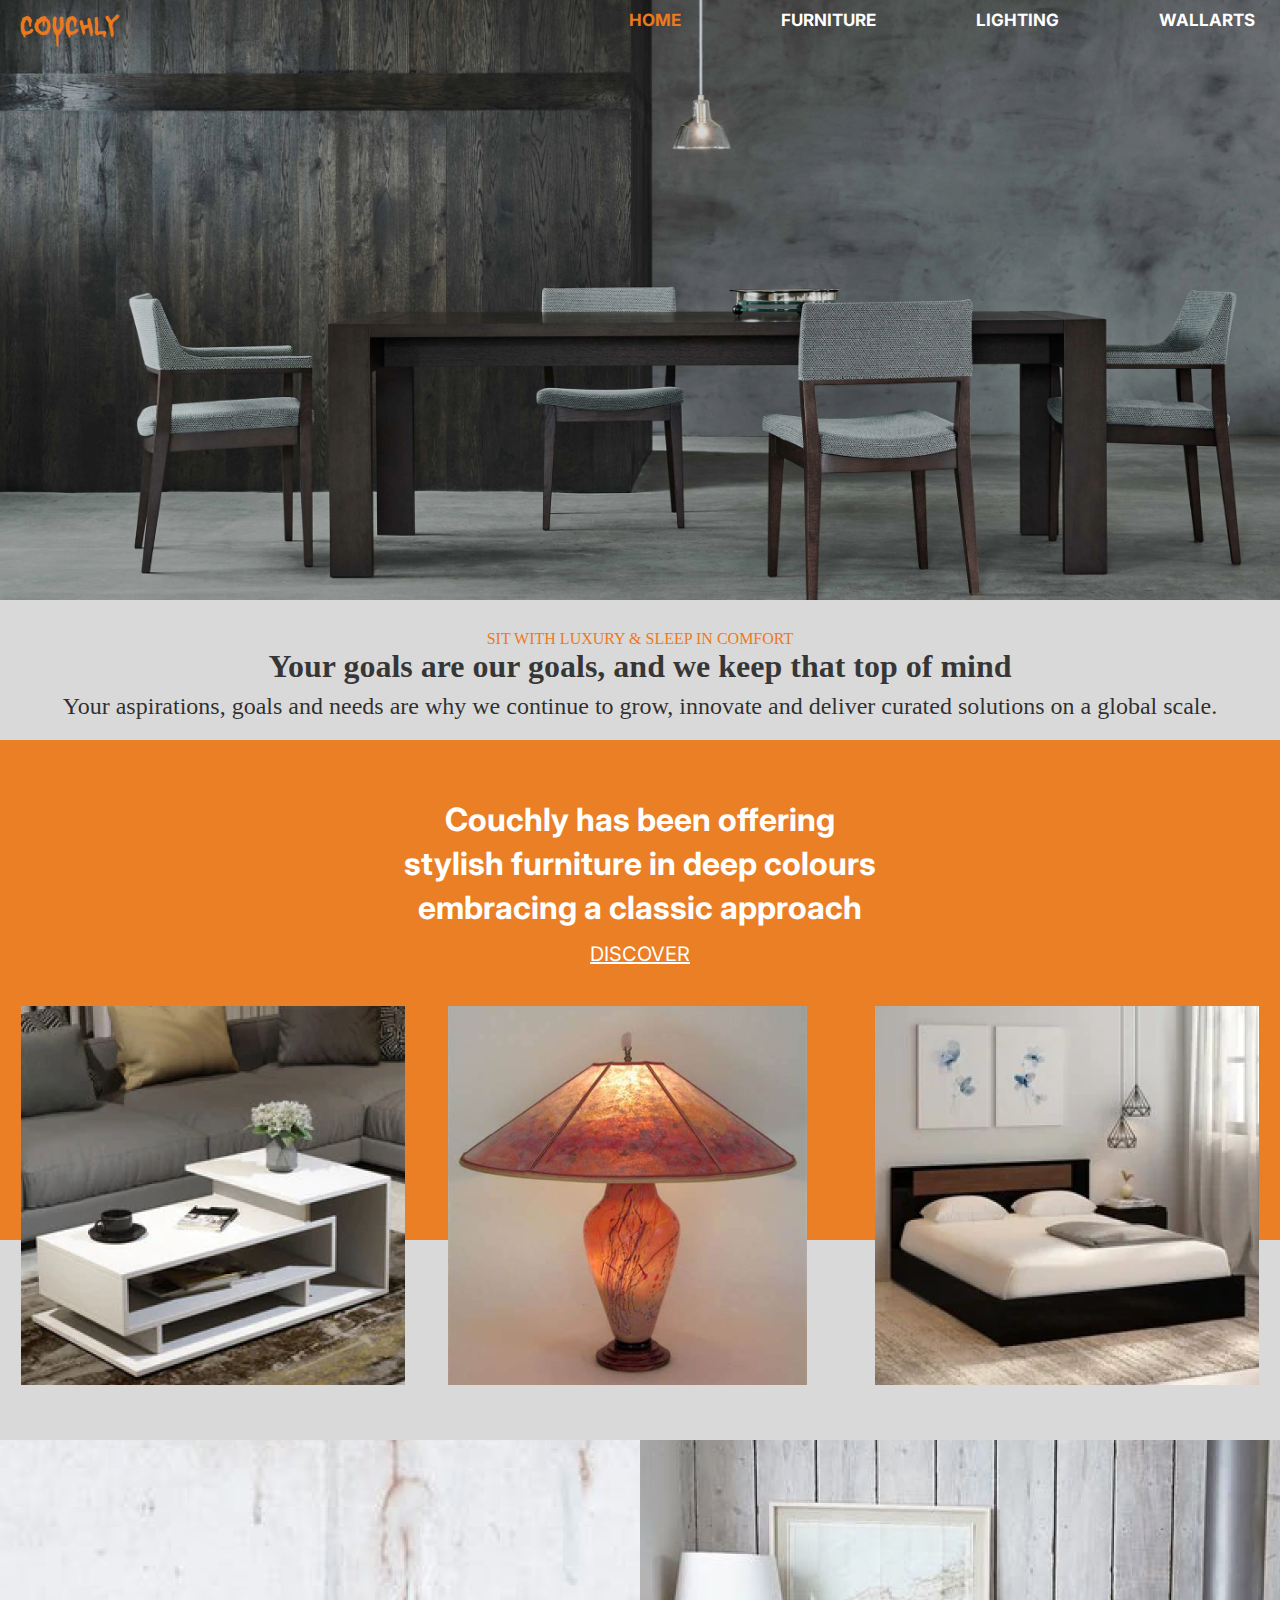
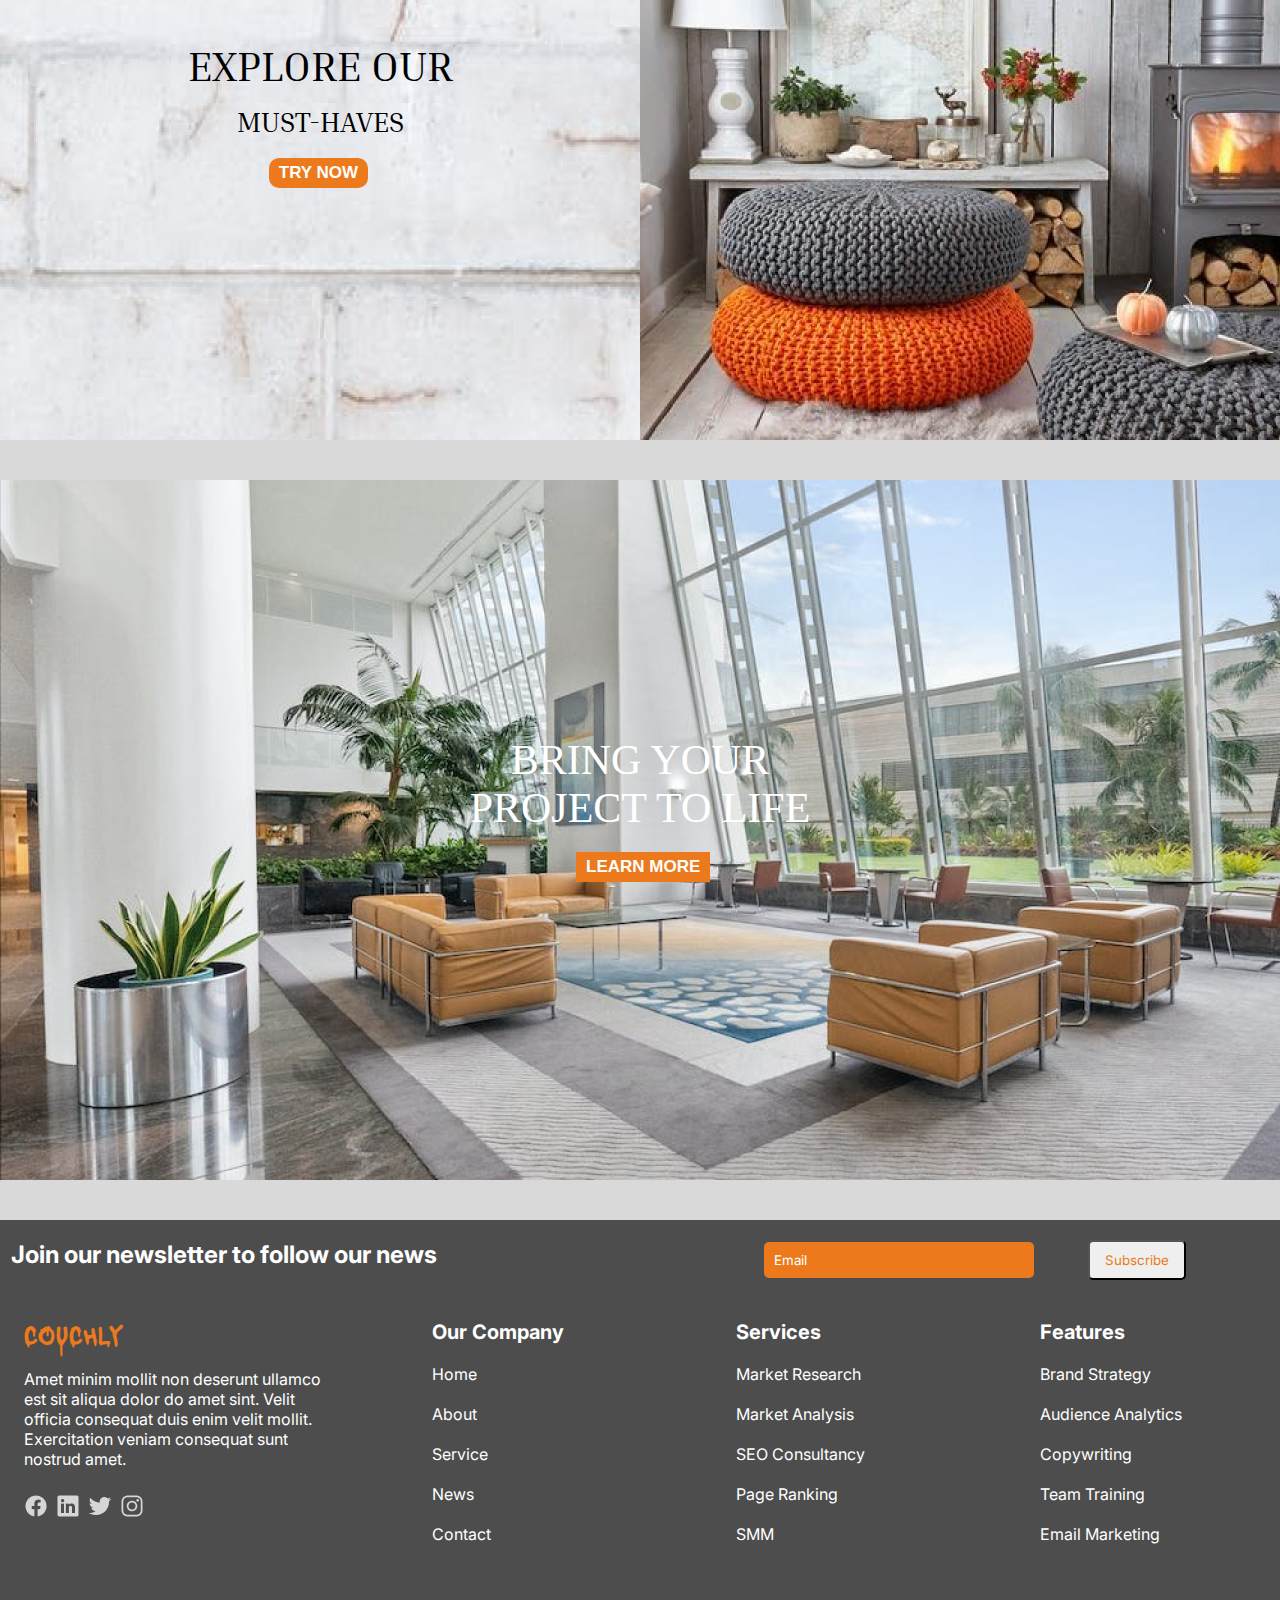
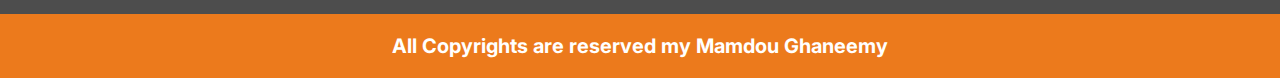
<file: index.html>
<!DOCTYPE html>
<html lang="en">
<head>
    <meta charset="UTF-8">
    <meta http-equiv="X-UA-Compatible" content="IE=edge">
    <meta name="viewport" content="width=device-width, initial-scale=1.0">
    <title>Document</title>
    <link rel="stylesheet" href="style.css">
</head>
<body>
    <header>
        <div class="mainheaderdivision">
            <div class="subheader1">
                <h2 class="headercouchly">COUCHLY</h2></div>
                <div class="subdivisionheader1">
                    <ul class="listdivision">
                        <li> <a href="index,html" class="highlights">HOME</a></li>
                        <li> <a href="furniture.html">FURNITURE</a></li>
                        <li> <a href="lighting.html">LIGHTING</a></li>
                        <li> <a href="wallarts.html">WALLARTS</a></li>
                        <li><img src="searchnormal1.png"> </li>
                        </ul>
                </div>
            </div>
    </header>


    <main>

        <section>
<div class="mainfirstdiv">
    <div class="subfirstdiv1">SIT WITH LUXURY & SLEEP IN COMFORT</div>
    <div class="subfirstdiv2">Your goals are our goals, and we keep that top of mind</div>
    <div class="subfirstdiv3">Your aspirations, goals and needs are why we continue to grow, innovate and deliver curated solutions on a global scale.</div>
</div></section>

<section>
<div class="mainseconddiv">
    <div class="text1">Couchly has been offering </div>
    <div class="text2">stylish furniture in deep colours</div>
    <div class="text3">embracing a classic approach</div>
    <div class="discover">DISCOVER</div>
    <div class="subseconddiv">
    <div class="subseconddiv1"></div>
    <div class="subseconddiv2"></div>
    <div class="subseconddiv3"></div></div>
</div>
</section>

<section>
    <div class="mainthirdsubdiv">
        <div class="subthirddiv">
            <div class="subthirddiv1">
                <div class="thirdtext1">EXPLORE OUR</div>
                <div class="thirdtext2">MUST-HAVES</div>
                <button class="trynow">TRY NOW</button>
            </div>
            <div class="subthirddiv2"></div>
        </div>
    </div>
</section>

<section>
    <div class="mainfoursubdiv">
        <div class="subdivfour">
            <div class="subdivfour1">
             <div class="fourthtext1">BRING YOUR<br>PROJECT TO LIFE</div>
             <button class="learnmore1">LEARN MORE</button>
            </div>
        </div>
    </div>
</section>




    </main>
    <footer>
        <div class="mainfooterone">
            <div class="subfooterone">
                <h3 class="joinour">Join our newsletter to follow our news</h3>
            </div>
            <div class="subfootertwo">
                <input type="text" placeholder="Email" class="email">
                <button class="subscripe">Subscribe</button>
            </div>
        </div>
        <div class="mainfootertwo">
            <div class="copysubfooterone">
                <h2 class="cou">COUCHLY</h2>
                <p class="amet">Amet minim mollit non deserunt ullamco est sit aliqua dolor do amet sint. Velit officia consequat duis enim velit mollit. Exercitation veniam consequat sunt nostrud amet.</p>
                <img src="Frame 14.png" alt="">
            </div>
            <div class="copysubfootertwo">
                <h5 class="headigs">Our Company</h5>
                <ul>
                    <li class="list">Home</li>
                    <li class="list">About</li>
                    <li class="list">Service</li>
                    <li class="list">News</li>
                    <li class="list">Contact</li>
                </ul>
            </div>
            <div class="copysubfooterthree">
                <h5 class="headigs">Services</h5>
                <ul>
                    <li class="list">Market Research</li>
                    <li class="list">Market Analysis</li>
                    <li class="list">SEO Consultancy</li>
                    <li class="list">Page Ranking</li>
                    <li class="list">SMM</li>
                </ul>
            </div>
            <div class="copysubfooterfour">
                <h5 class="headigs">Features</h5>
                <ul>
                    <li class="list">Brand  Strategy</li>
                    <li class="list">Audience Analytics</li>
                    <li class="list">Copywriting</li>
                    <li class="list">Team Training</li>
                    <li class="list">Email Marketing</li>
                </ul>

            </div>
        </div>
        <div class="copyright">
            <h1 class="allright">All Copyrights are reserved my Mamdou Ghaneemy</h1>
        </div>
    </footer>
</body>
</html>
</file>
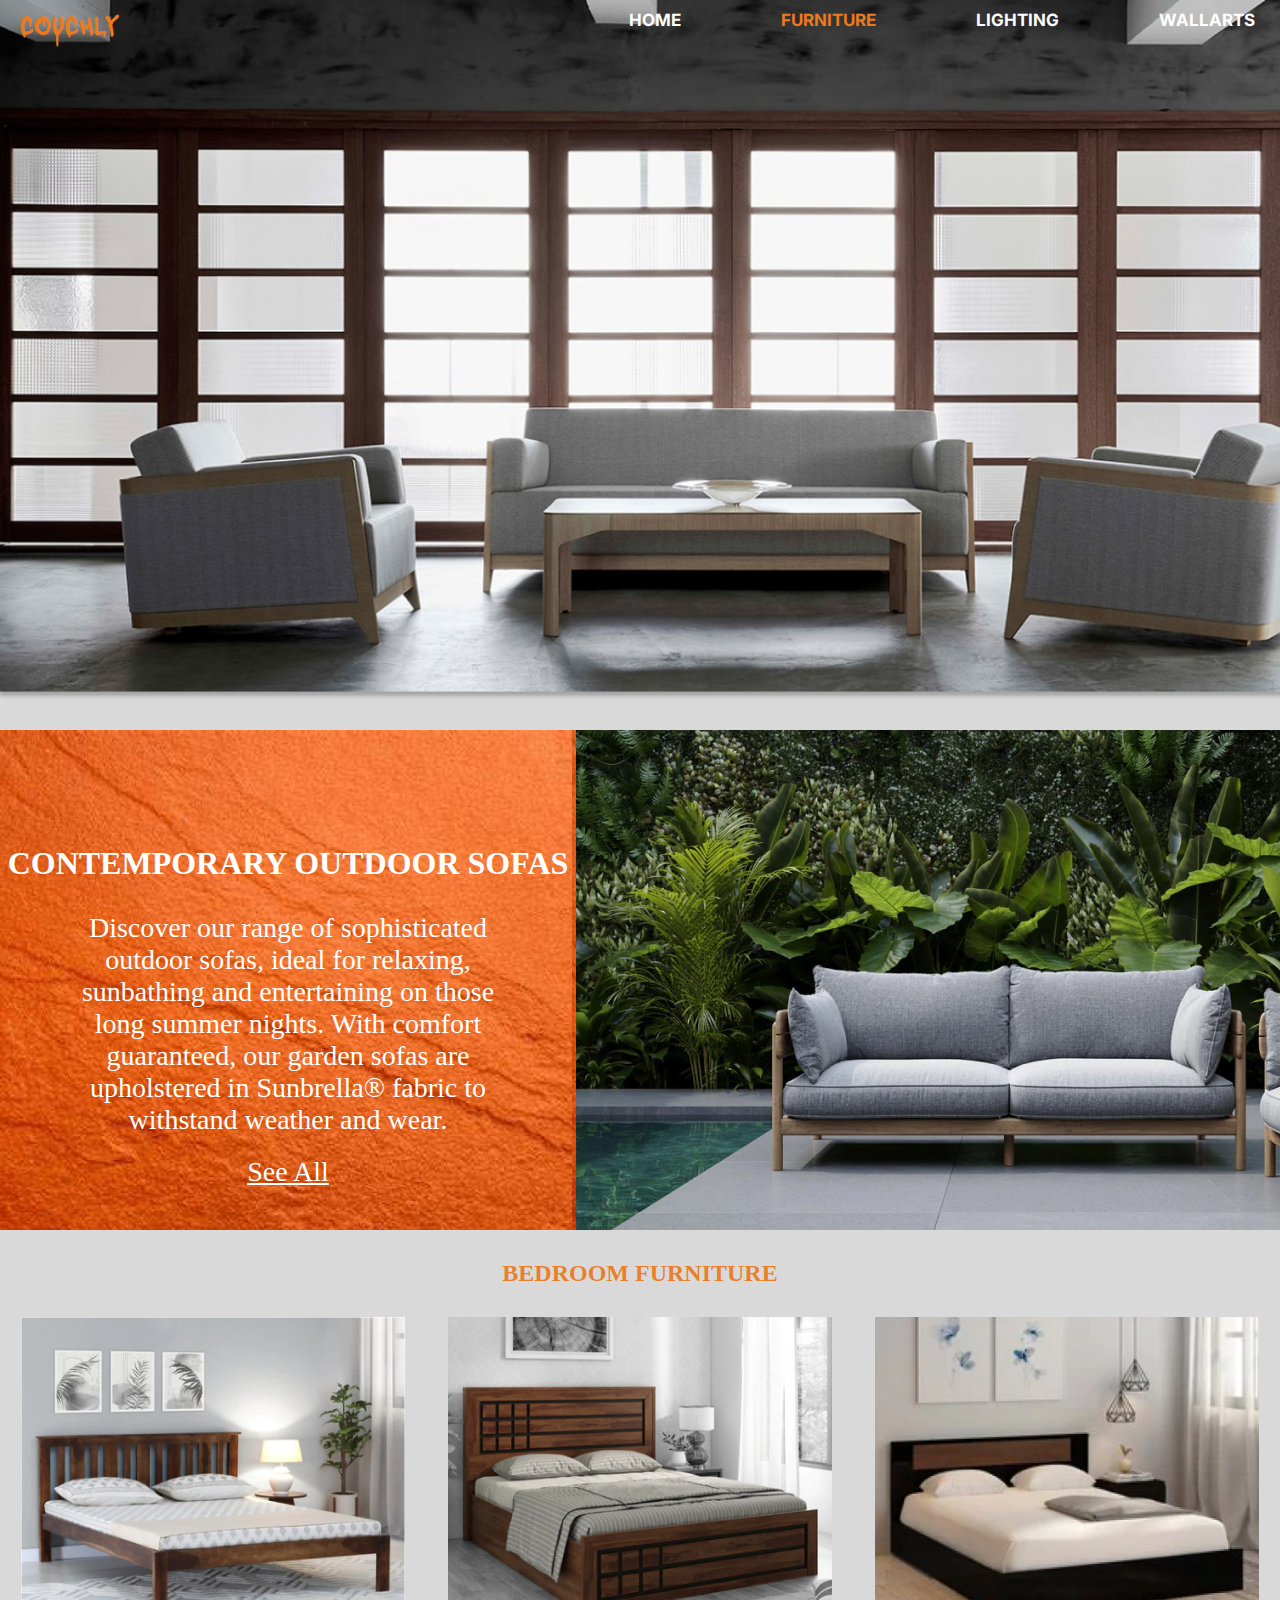
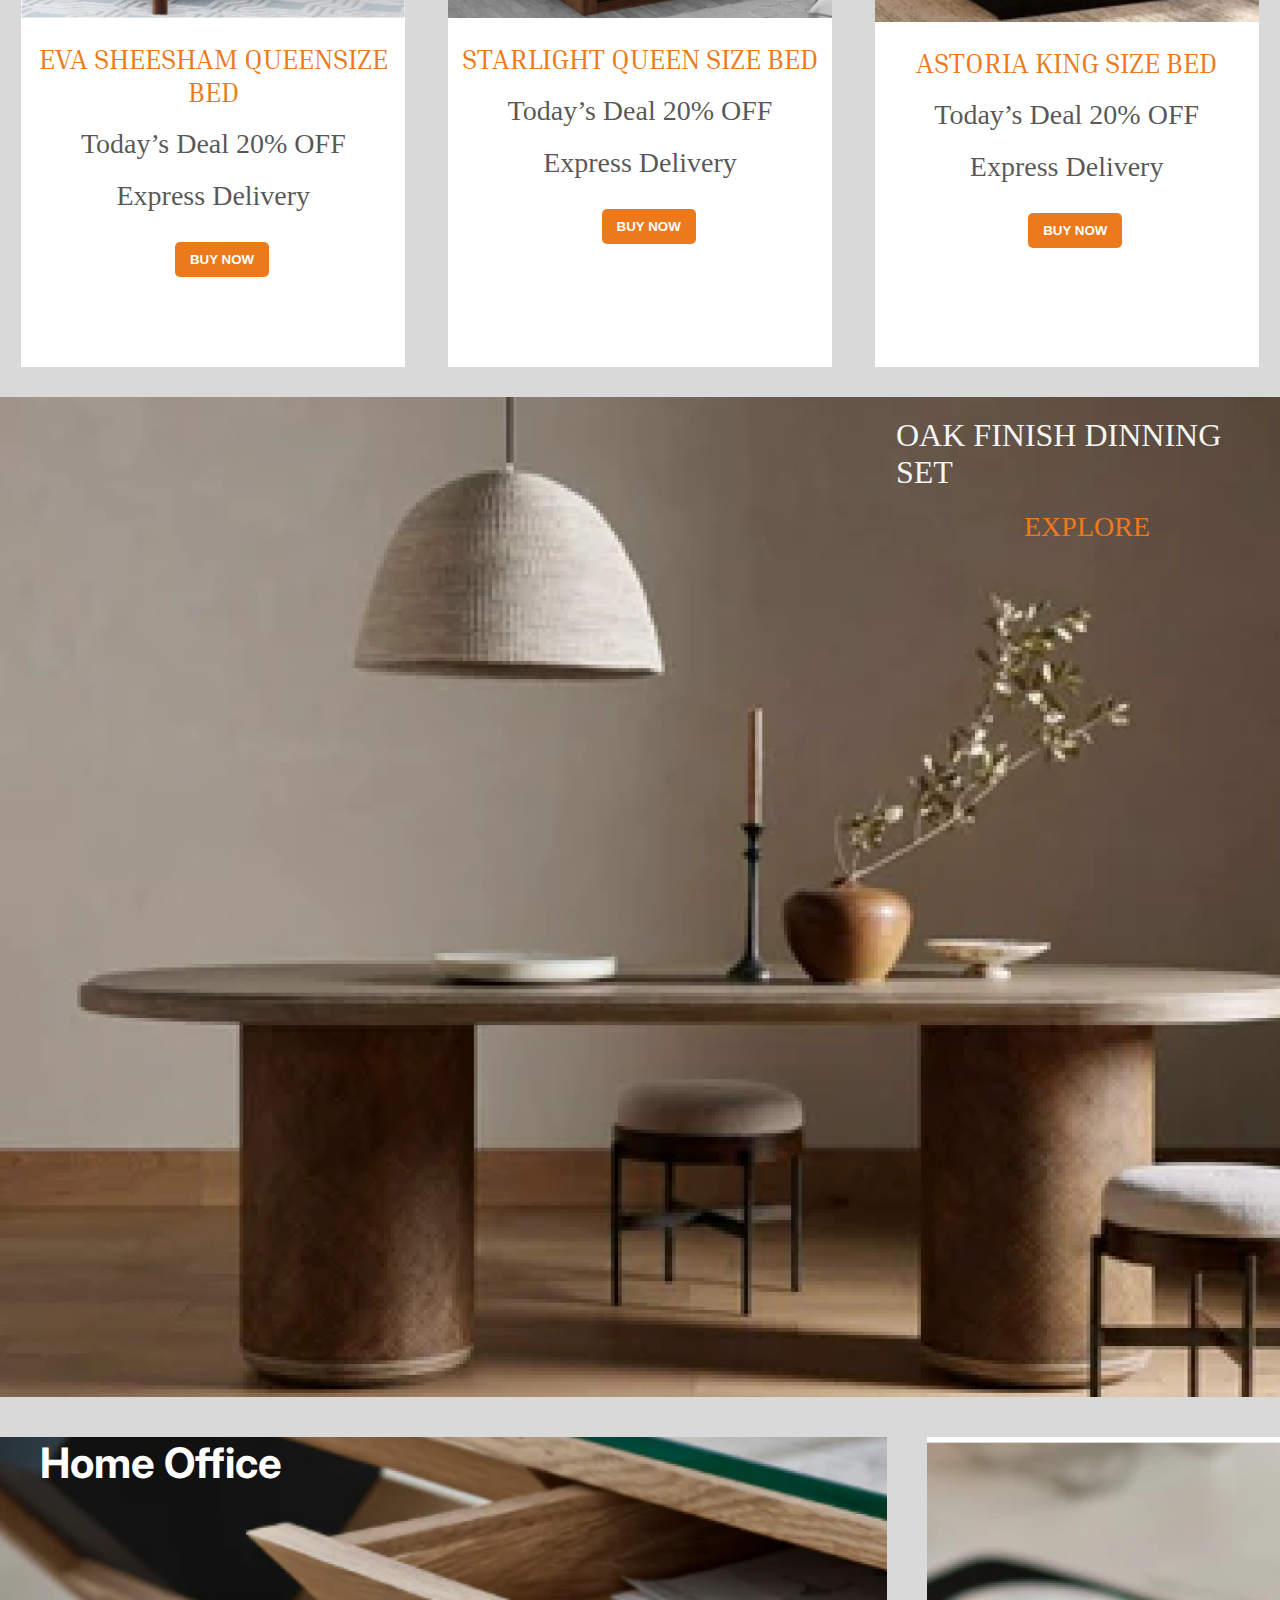
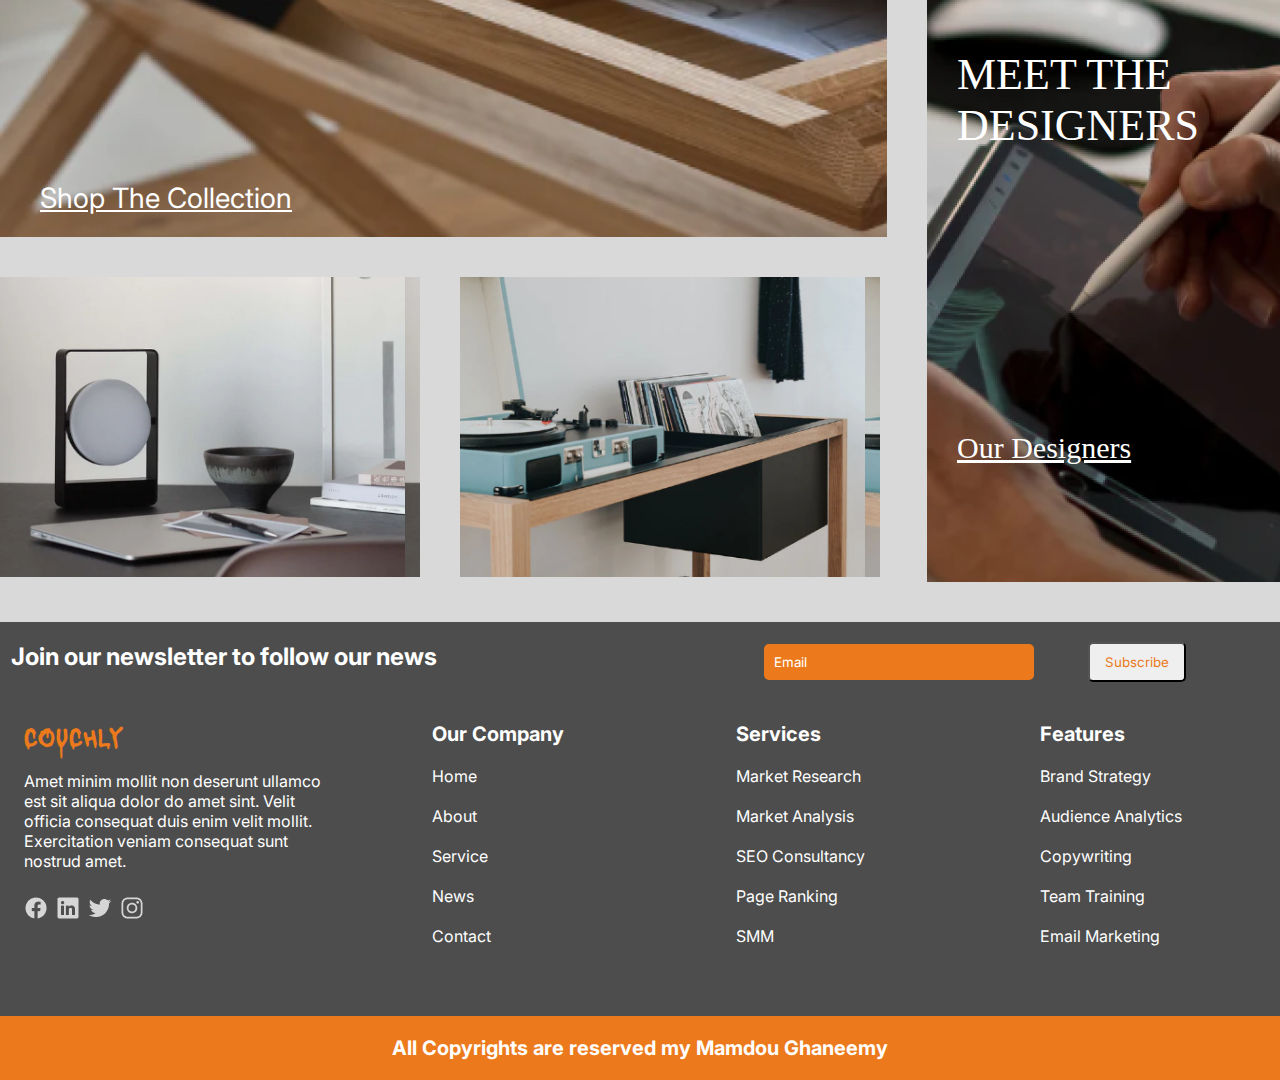
<file: furniture.html>
<!DOCTYPE html>
<html lang="en">
<head>
    <meta charset="UTF-8">
    <meta http-equiv="X-UA-Compatible" content="IE=edge">
    <meta name="viewport" content="width=device-width, initial-scale=1.0">
    <title>Document</title>
    <link rel="stylesheet" href="furniture.css">
</head>
<body>
    <header>
        <div class="mainheaderdivision">
            <div class="subheader1">
                <h2 class="headercouchly">COUCHLY</h2></div>
                <div class="subdivisionheader1">
                    <ul class="listdivision">
                        <li> <a href="index.html" >HOME</a></li>
                        <li> <a href="furniture.html" class="highlights">FURNITURE</a></li>
                        <li> <a href="lighting.html">LIGHTING</a></li>
                        <li> <a href="wallarts.html">WALLARTS</a></li>
                        <li><img src="searchnormal1.png"> </li>
                        </ul>
                </div>
            </div>
        
    </header>
    <main>
<section>
<div class="mainfirstdiv1">
    <div class="subfirst1">
        <div class="text1">CONTEMPORARY OUTDOOR SOFAS</div>
        <div class="text2">
            Discover our range of sophisticated <br>
            outdoor sofas, ideal for relaxing, <br>sunbathing and entertaining on those <br>long summer nights. With comfort<br> guaranteed, our garden sofas 
            are<br> upholstered in Sunbrella® fabric to<br> withstand weather and wear.</div>
        <div class="text3">See All</div>
    </div>
    <div class="subfirst2">
    </div>
</div>
</section>

<section>
    <h2 class="bedfurniture">BEDROOM FURNITURE</h2>
    <div class="mainseconddiv1">
<div class="subsecond1">
    <div class="image1"><img src="Rectangle 32.png" width="100%"> </div>
    <div class="sectext1">EVA SHEESHAM  QUEENSIZE BED</div>
    <div class="sectext2">Today’s Deal 20% OFF</div>
    <div class="sectext3">Express Delivery</div>
    <button class="buynow">BUY NOW</button>
</div>
<div class="subsecond2">
    <div class="image1"><img src="Rectangle 33.png" width="100%"> </div>
<div class="sectext1">STARLIGHT QUEEN SIZE BED</div>

    <div class="sectext2">Today’s Deal 20% OFF</div>
    <div class="sectext3">Express Delivery</div>
    <button class="buynow">BUY NOW</button></div>
<div class="subsecond3">
    <div class="image1"><img src="Rectangle 34.png" width="100%"> </div>
<div class="sectext1">ASTORIA KING SIZE BED</div>

    <div class="sectext2">Today’s Deal 20% OFF</div>
    <div class="sectext3">Express Delivery</div>
    <button class="buynow">BUY NOW</button></div>
    </div>
</section>

<section>
    <div class="mainthirddiv">
        <div class="subthird1">
            OAK FINISH DINNING SET
        </div>
        <div class="subthird2">
           EXPLORE
        </div>
    </div>
</section>
<section>
    <div class="flex">
    <div class="flex1">
    <div class="mainfourdiv">
        <div class="subfour1">
            <h3 class="home">Home Office</h3>
            <div class="shop">Shop The Collection</div> 
        </div></div>
        <div class="mainfourdiv1">
            <div class="subfour2"></div>
            <div class="subfour3"></div>
    </div></div>
       
    <div class="mainfourdiv2">
<div class="meet">MEET THE DESIGNERS</div>
<div class="ourdesigners">Our Designers</div>
    </div></div>
</section>

    </main>
    <footer>
        <div class="mainfooterone">
            <div class="subfooterone">
                <h3 class="joinour">Join our newsletter to follow our news</h3>
            </div>
            <div class="subfootertwo">
                <input type="text" placeholder="Email" class="email">
                <button class="subscripe">Subscribe</button>
            </div>
        </div>
        <div class="mainfootertwo">
            <div class="copysubfooterone">
                <h2 class="cou">COUCHLY</h2>
                <p class="amet">Amet minim mollit non deserunt ullamco est sit aliqua dolor do amet sint. Velit officia consequat duis enim velit mollit. Exercitation veniam consequat sunt nostrud amet.</p>
                <img src="Frame 14.png" alt="">
            </div>
            <div class="copysubfootertwo">
                <h5 class="headigs">Our Company</h5>
                <ul>
                    <li class="list">Home</li>
                    <li class="list">About</li>
                    <li class="list">Service</li>
                    <li class="list">News</li>
                    <li class="list">Contact</li>
                </ul>
            </div>
            <div class="copysubfooterthree">
                <h5 class="headigs">Services</h5>
                <ul>
                    <li class="list">Market Research</li>
                    <li class="list">Market Analysis</li>
                    <li class="list">SEO Consultancy</li>
                    <li class="list">Page Ranking</li>
                    <li class="list">SMM</li>
                </ul>
            </div>
            <div class="copysubfooterfour">
                <h5 class="headigs">Features</h5>
                <ul>
                    <li class="list">Brand  Strategy</li>
                    <li class="list">Audience Analytics</li>
                    <li class="list">Copywriting</li>
                    <li class="list">Team Training</li>
                    <li class="list">Email Marketing</li>
                </ul>

            </div>
        </div>
        <div class="copyright">
            <h1 class="allright">All Copyrights are reserved my Mamdou Ghaneemy</h1>
        </div>
    </footer>
</body>
</html>
</file>
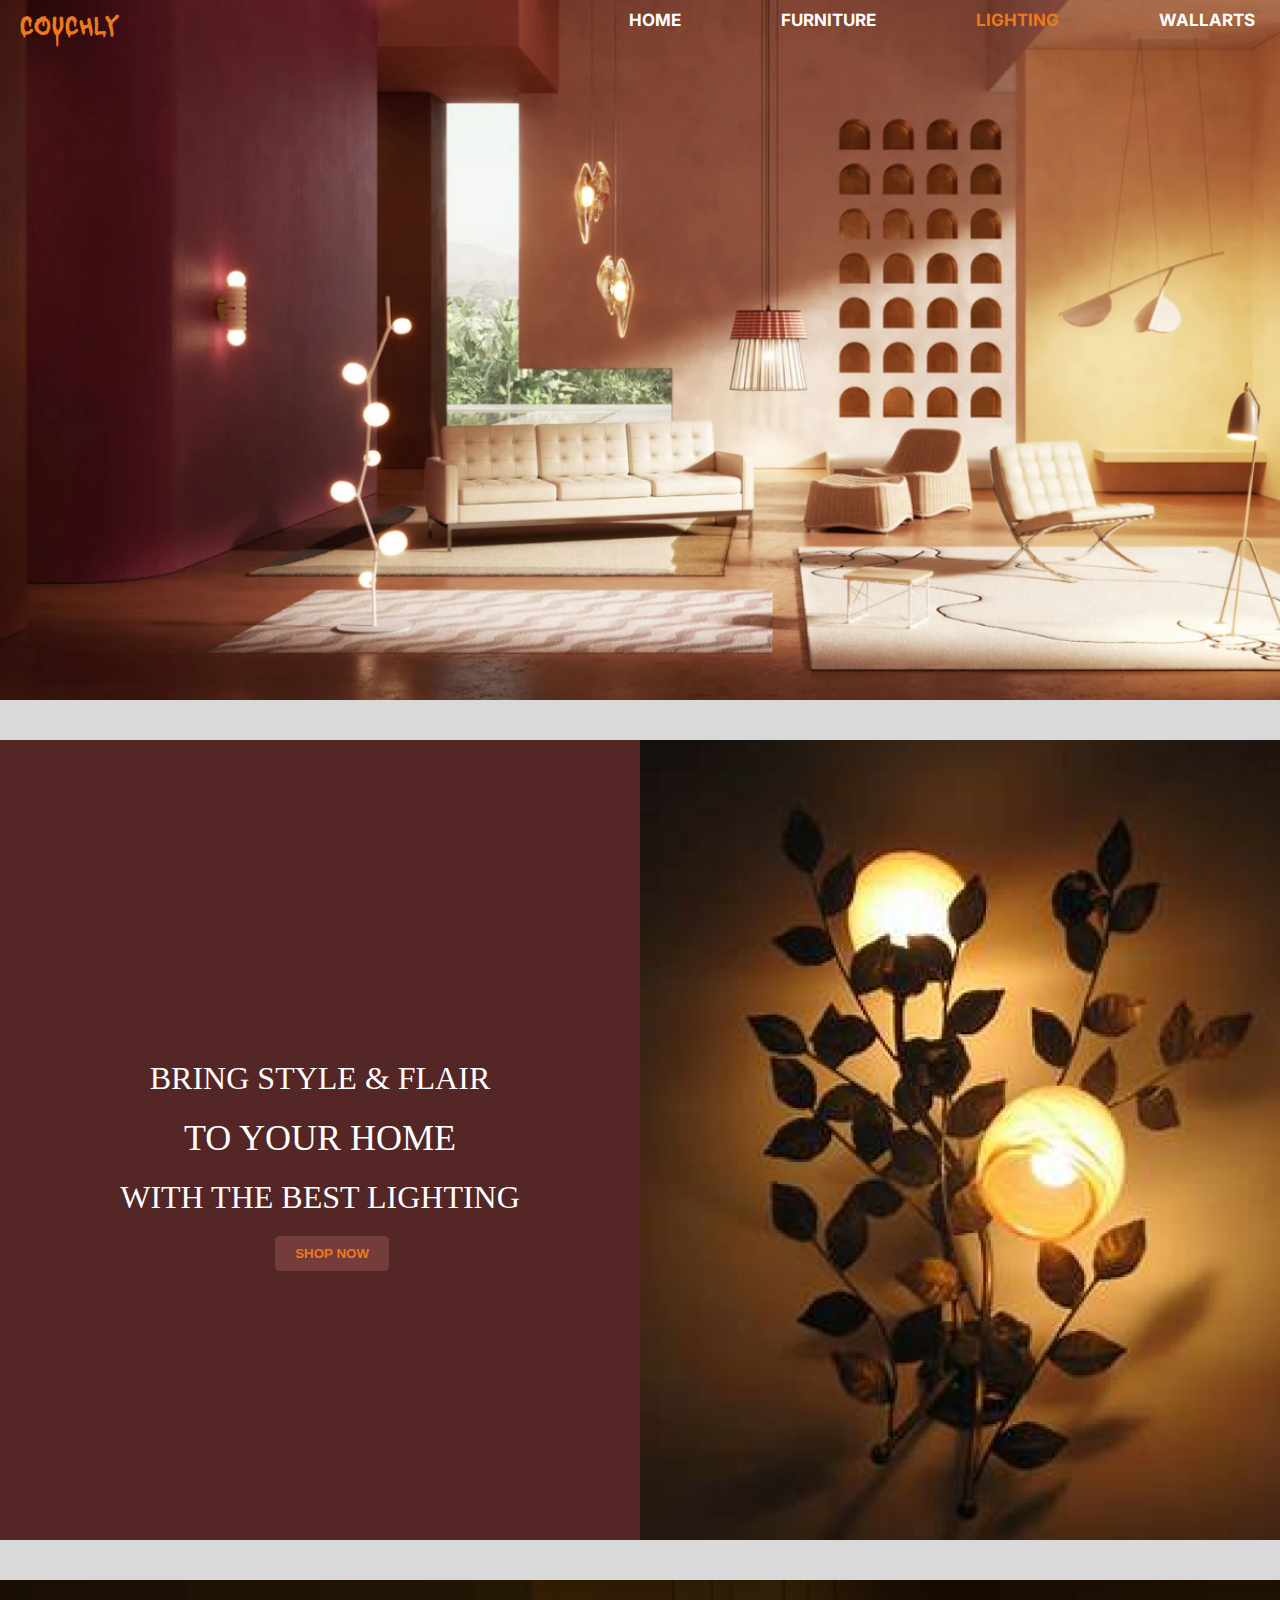
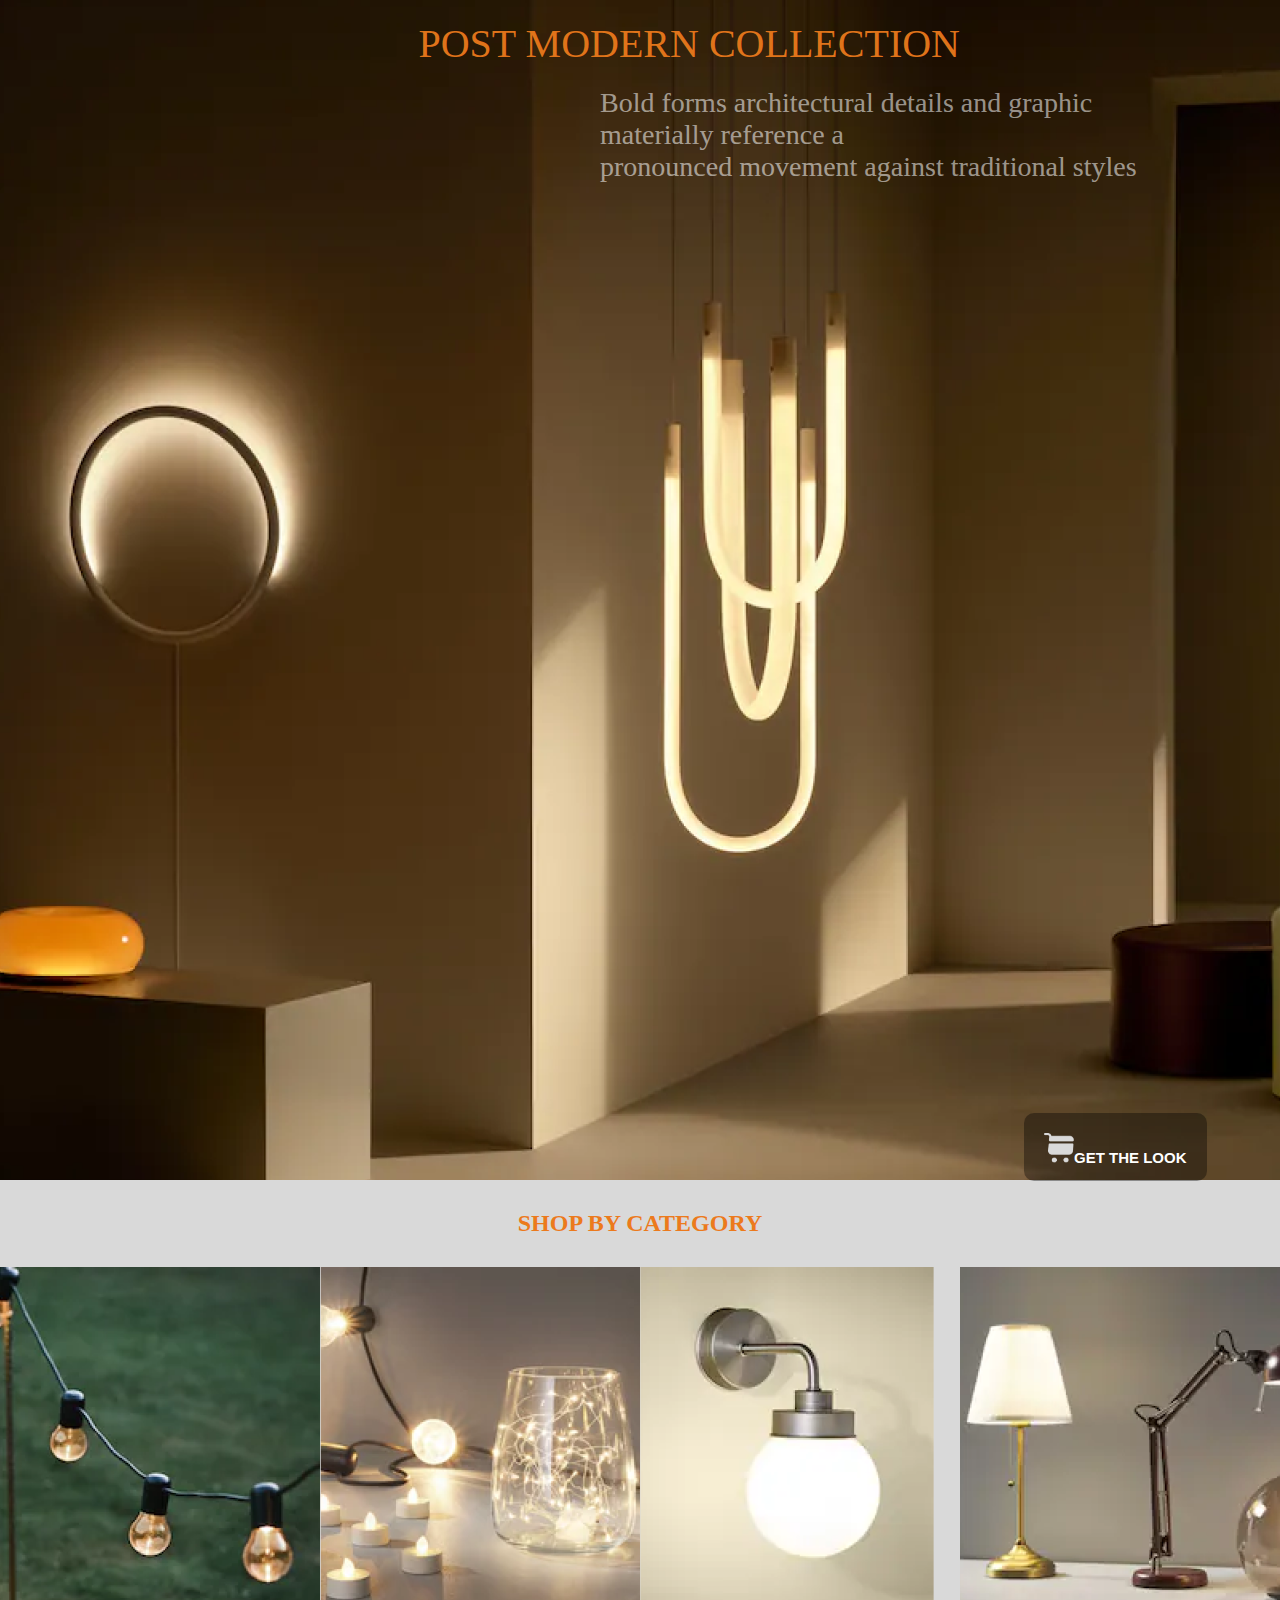
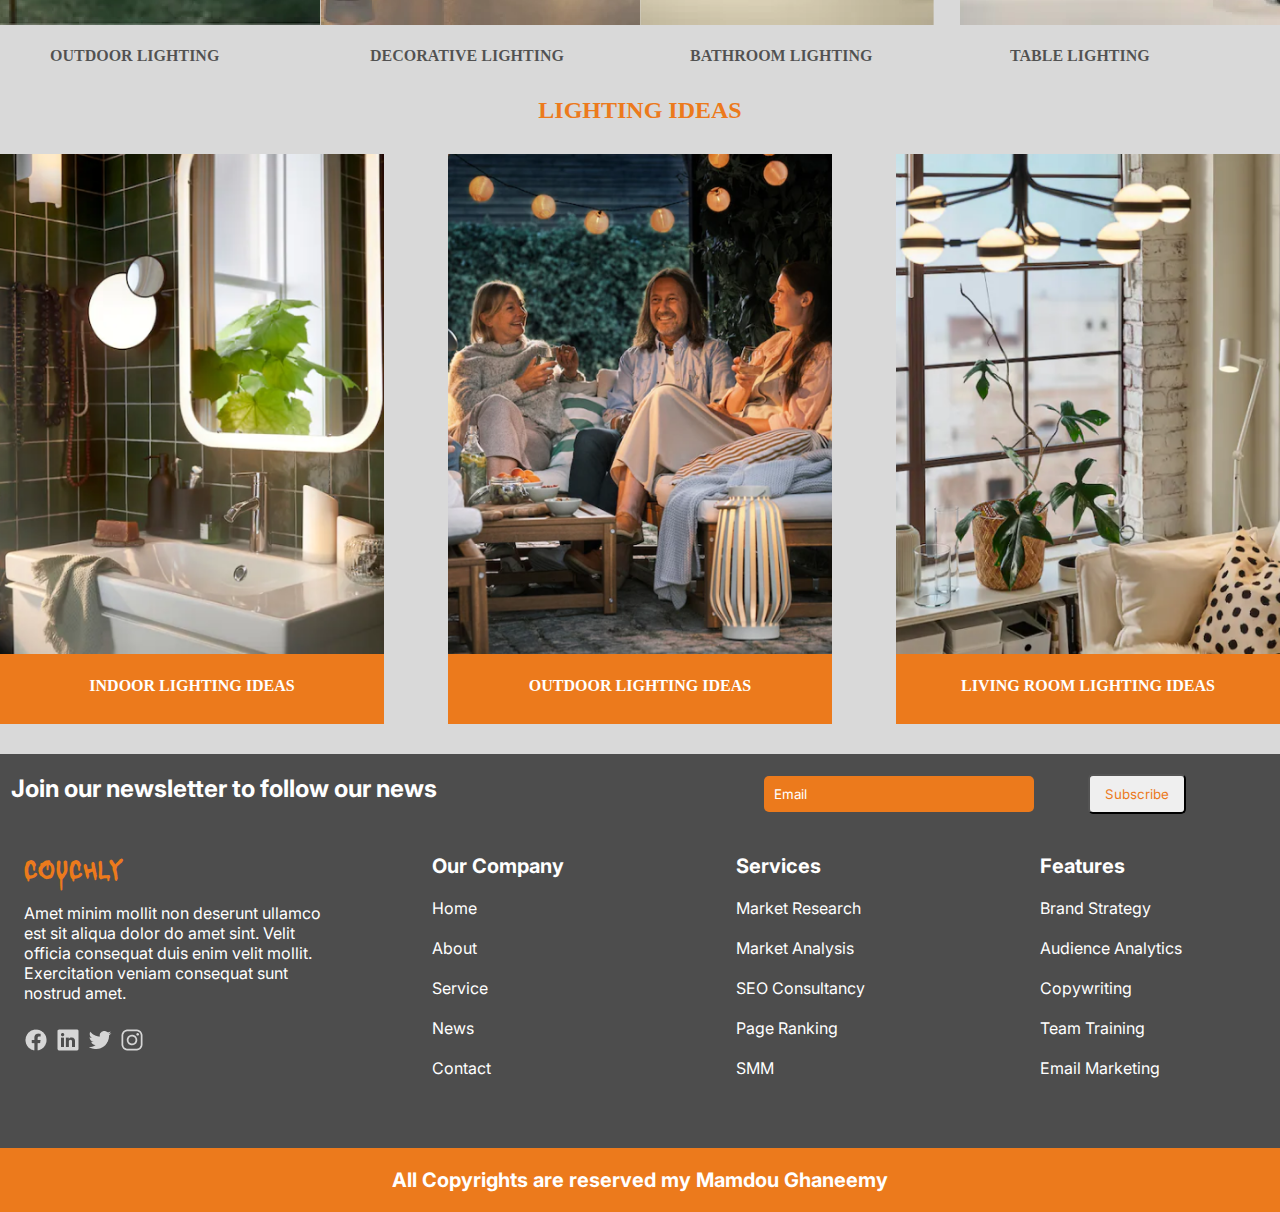
<file: lighting.html>
<!DOCTYPE html>
<html lang="en">
<head>
    <meta charset="UTF-8">
    <meta http-equiv="X-UA-Compatible" content="IE=edge">
    <meta name="viewport" content="width=device-width, initial-scale=1.0">
    <title>Document</title>
    <link rel="stylesheet" href="lighting.css">
</head>
<body>
    <header>
        <div class="mainheaderdivision">
            <div class="subheader1">
                <h2 class="headercouchly">COUCHLY</h2></div>
                <div class="subdivisionheader1">
                    <ul class="listdivision">
                        <li> <a href="index.html" >HOME</a></li>
                        <li> <a href="furniture.html">FURNITURE</a></li>
                        <li> <a href="lighting.html" class="highlights" >LIGHTING</a></li>
                        <li> <a href="wallarts.html">WALLARTS</a></li>
                        <li><img src="searchnormal1.png"> </li>
                        </ul>
                </div>
            </div>
        
    </header>
    <main>
        <section>
            <div class="mainfirst">
            <div class="mainfirst1">
                <div class="bring">BRING STYLE & FLAIR</div>
                <div class="to">TO YOUR HOME</div>
                <div class="best">WITH THE BEST LIGHTING</div>
                <button class="shopnow">SHOP NOW</button>
            </div>
            <div class="mainfirst2"></div></div>
        </section>
        <section>
            <div class="mainsecond">
                <div class="post">POST MODERN COLLECTION</div>
                <div class="bold">Bold forms architectural details and graphic materially reference a<br>
                     pronounced movement against traditional styles</div>
                     <button class="getthelook"><img  class="icon" src="shoppingcart.png">GET THE LOOK</button>
            </div>
        </section>
        <section>
            <h2 class="shopby">SHOP BY CATEGORY</h2>
            <div class="mainthird">
                <div class="subthird1"><div class="out">OUTDOOR LIGHTING </div></div>
                <div class="subthird2"><div class="out">DECORATIVE LIGHTING</div></div>
                <div class="subthird3"><div class="out">BATHROOM LIGHTING </div></div>
                <div class="subthird4"><div class="out">TABLE LIGHTING</div></div>
            </div>
        </section>
        <section>
            <h2 class="ideas">LIGHTING IDEAS</h2>
            <div class="mainfour">
                <div class="subfour1">
                  <div class="change1"><img src="Rectangle 52.png" height="500px" width="100%"></div>
                    <div class="indoor">INDOOR LIGHTING IDEAS</div>
                </div>
                <div class="subfour2">
                    <div class="change1"><img src="Rectangle 53.png" height="500px" width="100%"></div>
                    <div class="indoor">OUTDOOR LIGHTING IDEAS</div>
                </div>
                <div class="subfour3">
                  <div class="change1">  <img src="Rectangle 54.png" height="500px" width="100%"></div>
                    <div class="indoor">LIVING ROOM LIGHTING IDEAS</div>
                </div>

            </div>
        </section>
    </main>
    <footer>
        <div class="mainfooterone">
            <div class="subfooterone">
                <h3 class="joinour">Join our newsletter to follow our news</h3>
            </div>
            <div class="subfootertwo">
                <input type="text" placeholder="Email" class="email">
                <button class="subscripe">Subscribe</button>
            </div>
        </div>
        <div class="mainfootertwo">
            <div class="copysubfooterone">
                <h2 class="cou">COUCHLY</h2>
                <p class="amet">Amet minim mollit non deserunt ullamco est sit aliqua dolor do amet sint. Velit officia consequat duis enim velit mollit. Exercitation veniam consequat sunt nostrud amet.</p>
                <img src="Frame 14.png" alt="">
            </div>
            <div class="copysubfootertwo">
                <h5 class="headigs">Our Company</h5>
                <ul>
                    <li class="list">Home</li>
                    <li class="list">About</li>
                    <li class="list">Service</li>
                    <li class="list">News</li>
                    <li class="list">Contact</li>
                </ul>
            </div>
            <div class="copysubfooterthree">
                <h5 class="headigs">Services</h5>
                <ul>
                    <li class="list">Market Research</li>
                    <li class="list">Market Analysis</li>
                    <li class="list">SEO Consultancy</li>
                    <li class="list">Page Ranking</li>
                    <li class="list">SMM</li>
                </ul>
            </div>
            <div class="copysubfooterfour">
                <h5 class="headigs">Features</h5>
                <ul>
                    <li class="list">Brand  Strategy</li>
                    <li class="list">Audience Analytics</li>
                    <li class="list">Copywriting</li>
                    <li class="list">Team Training</li>
                    <li class="list">Email Marketing</li>
                </ul>

            </div>
        </div>
        <div class="copyright">
            <h1 class="allright">All Copyrights are reserved my Mamdou Ghaneemy</h1>
        </div>
    </footer>
</body>
</html>
</file>
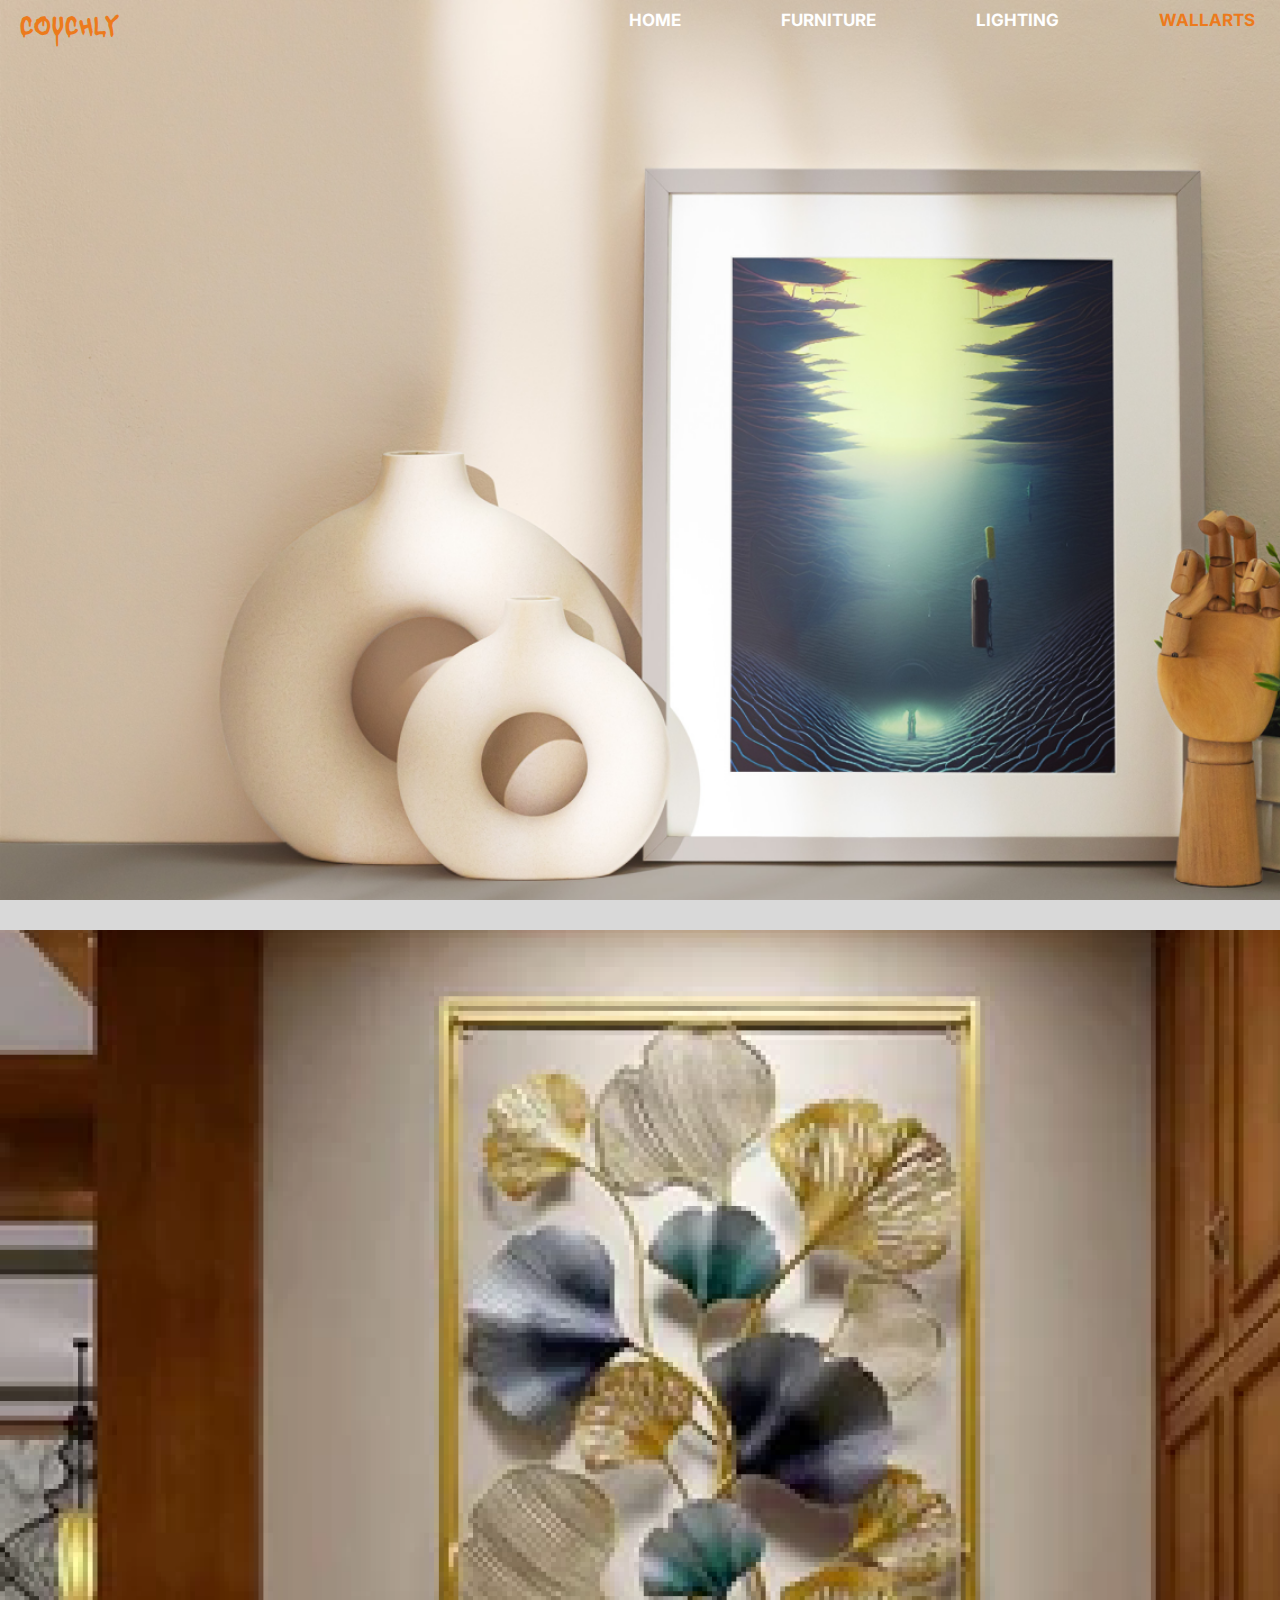
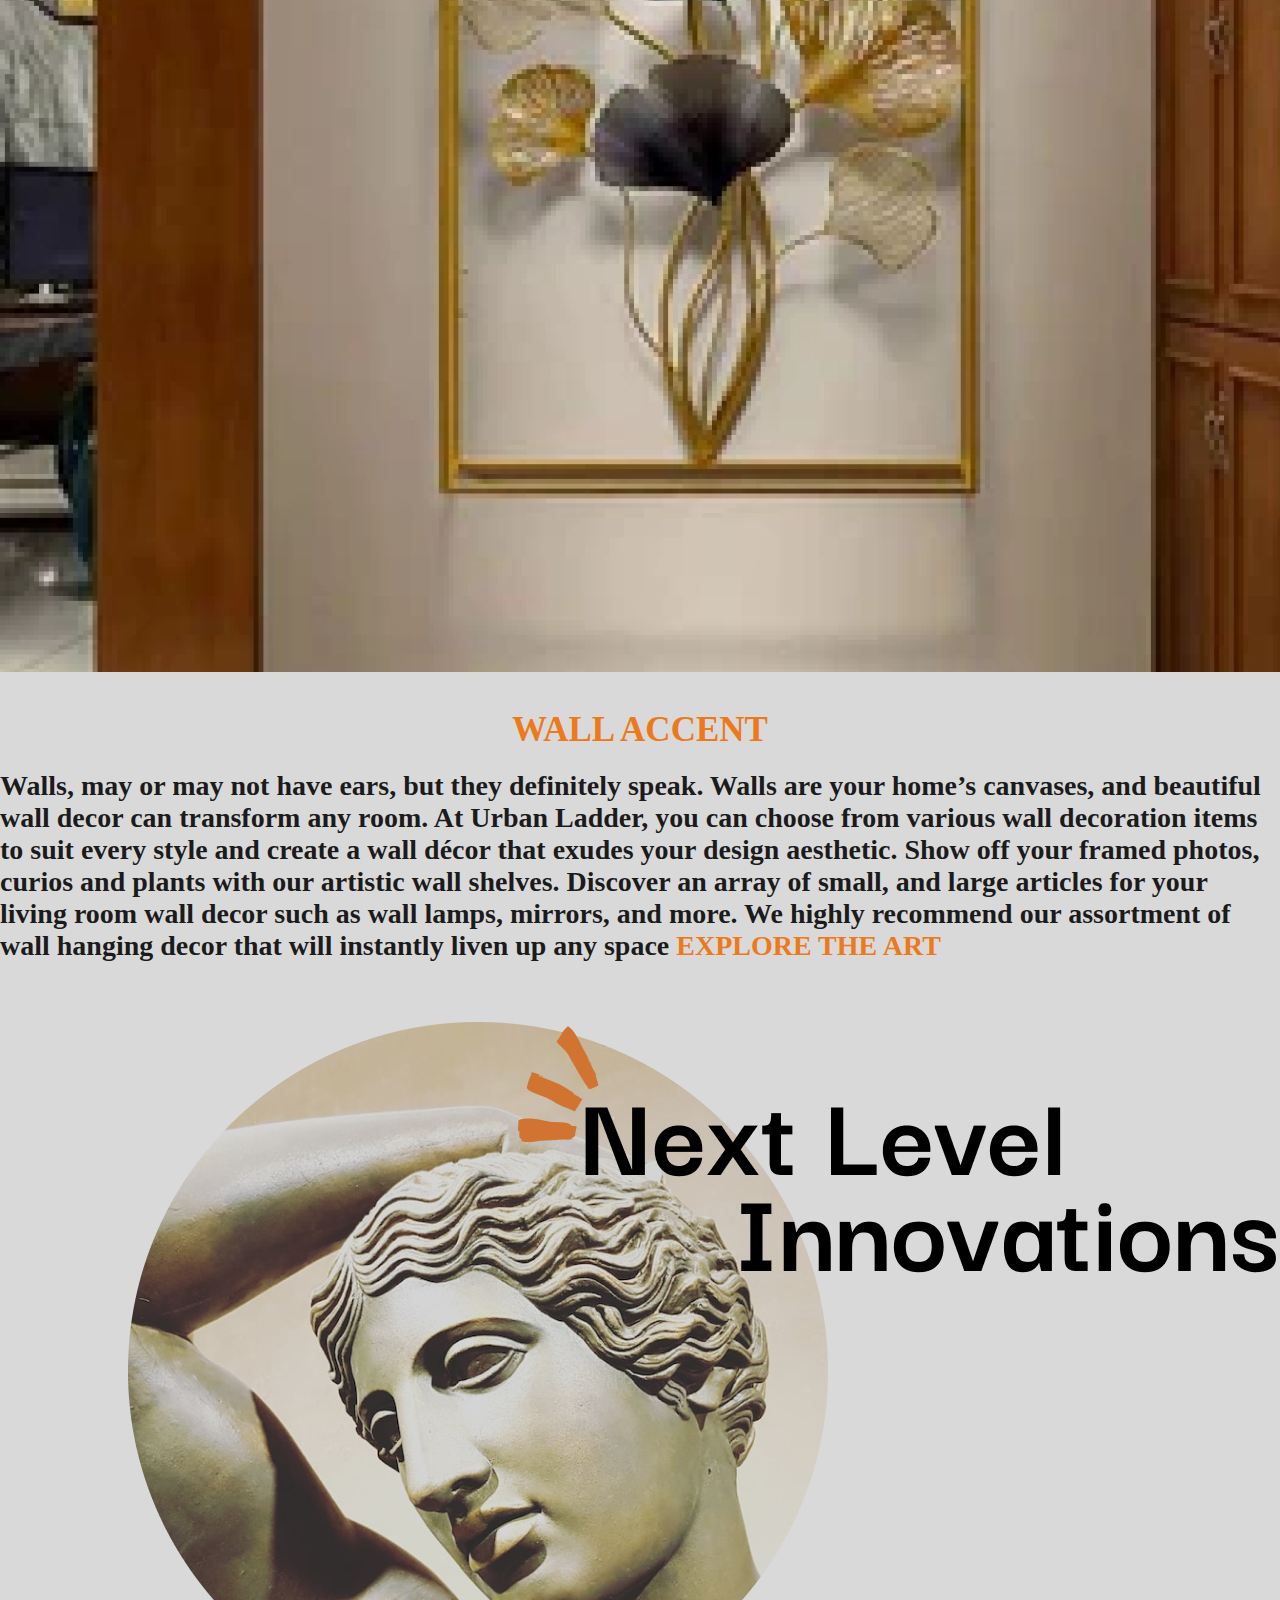
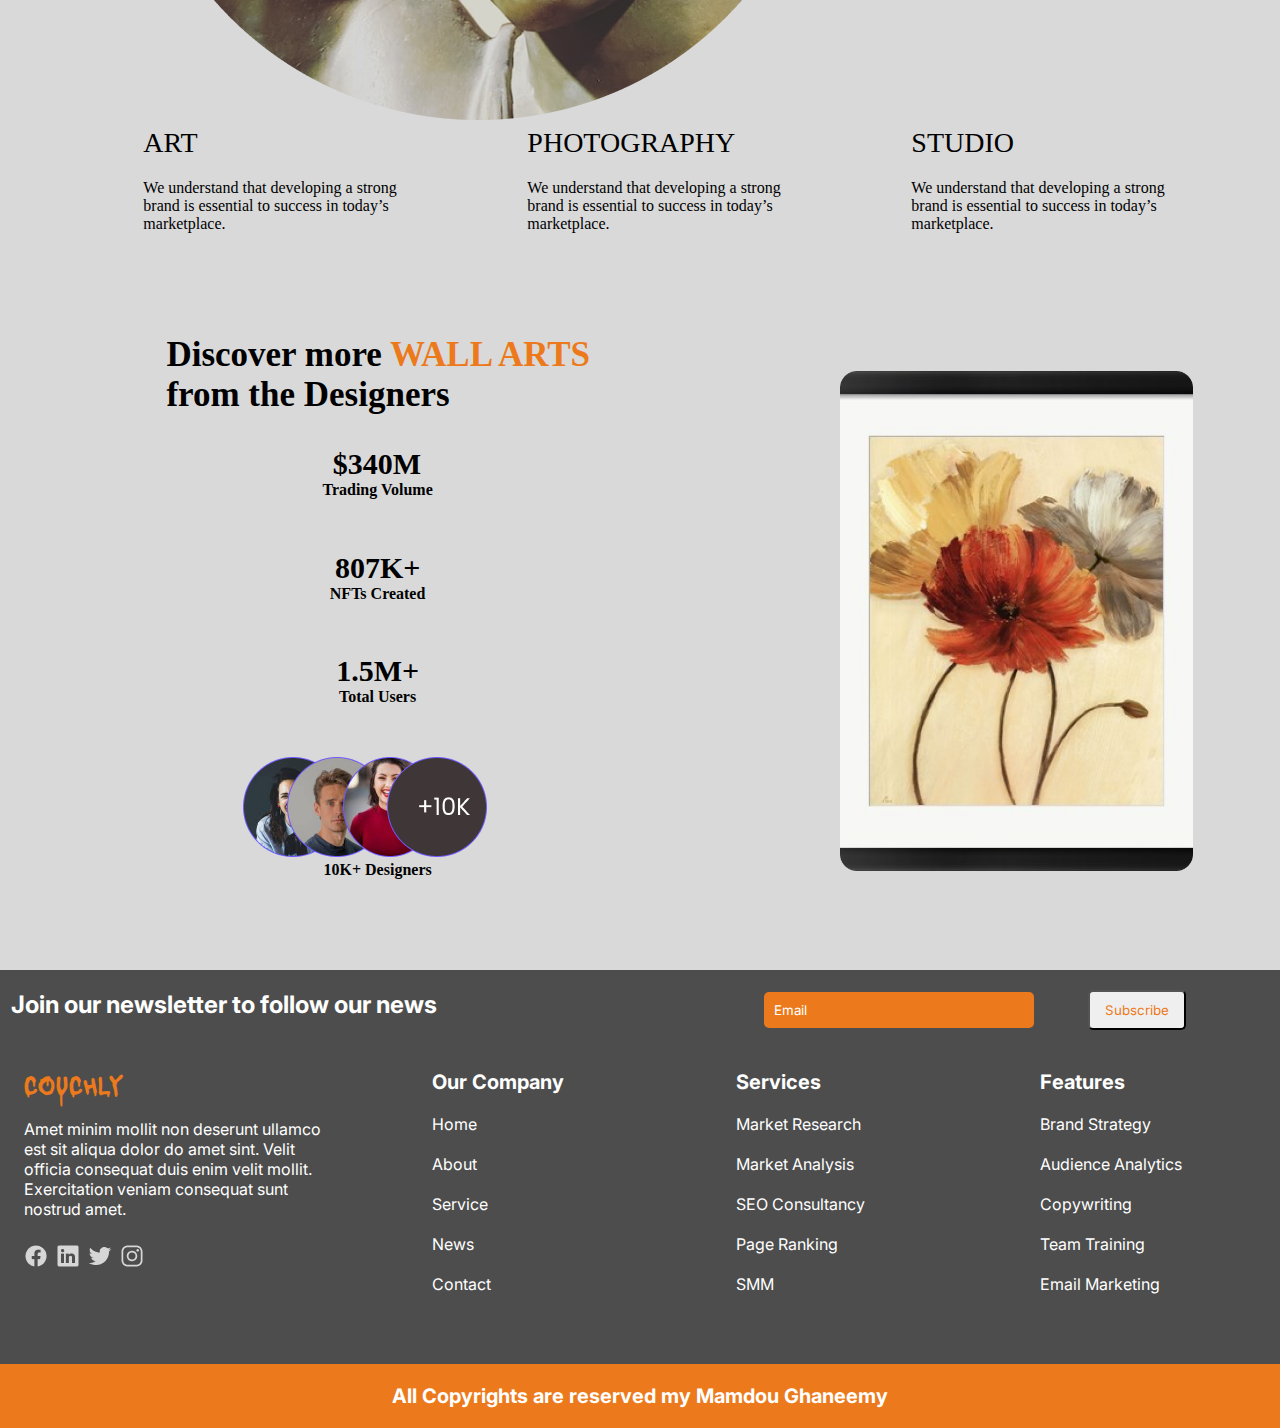
<file: wallarts.html>
<!DOCTYPE html>
<html lang="en">
<head>
    <meta charset="UTF-8">
    <meta http-equiv="X-UA-Compatible" content="IE=edge">
    <meta name="viewport" content="width=device-width, initial-scale=1.0">
    <title>Document</title>
    <link rel="stylesheet" href="wallarts.css">
</head>
<body>
    <header>
        <div class="mainheaderdivision">
            <div class="subheader1">
                <h2 class="headercouchly">COUCHLY</h2></div>
                <div class="subdivisionheader1">
                    <ul class="listdivision">
                        <li> <a href="index.html" >HOME</a></li>
                        <li> <a href="furniture.html">FURNITURE</a></li>
                        <li> <a href="lighting.html">LIGHTING</a></li>
                        <li> <a href="wallarts.html" class="highlights">WALLARTS</a></li>
                        <li><img src="searchnormal1.png"> </li>
                        </ul>
                </div>
            </div>
        
    </header>
    <main>
        <section>
        <div class="mainfirst"></div>
        <h2 class="wallaccent">WALL ACCENT</h2>
        <h4 class="mainfirst1">Walls, may or may not have ears, but they definitely speak. Walls are your home’s canvases, and beautiful wall decor can transform any room. 
            At Urban Ladder, you can choose from various wall decoration items to suit every style and create a wall décor that exudes your design aesthetic. Show off your framed photos, curios and plants with our artistic wall shelves. Discover an array of small, and large articles for your living room wall decor such as wall lamps, mirrors, and more. We highly recommend our assortment of wall hanging decor that
             will instantly liven up any space<span class="colorchange"> EXPLORE THE ART</span></h4>
             </section>
             <section>
                <div class="mainsecond">
                    <div class="img2"><img src="Group 4 (1).png"> </div>
                    <div class="img3"><img src="Group 5 (4).png"> </div>
                </div>
                
             </section>
             <section>
                <div class="mainthirddiv">
                    <div class="artwall1">
                        <div class="art">ART</div>
                        <div class="arttext">We understand that developing a strong<br> brand is essential to success in today’s<br> marketplace.</div>
                    </div>
                    <div class="artwall2">
                        <div class="art">PHOTOGRAPHY</div>
                        <div class="arttext">We understand that developing a strong<br> brand is essential to success in today’s <br>marketplace.</div>
                    </div>
                    <div class="artwall3">
                        <div class="art">STUDIO</div>
                        <div class="arttext">We understand that developing a strong<br> brand is essential to success in today’s <br>marketplace.</div>
                    </div>
                </div>
                <section>
                    <div class="mainfourdiv2">
                    <div class="mainfourdiv">
                        <div class="discovermore">Discover more<span class="colorchange"> WALL ARTS</span> <br>
                            from the Designers</div>
                            <div class="one">$340M</div>
                            <div class="trading">Trading Volume</div>
                            <div class="one1">807K+</div>
                            <div class="trading1">NFTs Created</div>
                            <div class="one2">1.5M+</div>
                            <div class="trading2">Total Users</div>
                            <div class="users"><img src="Group 4 (2).png"> </div>
                            <div class="design">10K+ Designers</div>
                    </div>
                    <div class="mainfourdiv1">
                        <div class="flower"><img src="Rectangle 76.png" height="500px"> </div>
                    </div></div>
                </section>
    </main>
    <footer>
        <div class="mainfooterone">
            <div class="subfooterone">
                <h3 class="joinour">Join our newsletter to follow our news</h3>
            </div>
            <div class="subfootertwo">
                <input type="text" placeholder="Email" class="email">
                <button class="subscripe">Subscribe</button>
            </div>
        </div>
        <div class="mainfootertwo">
            <div class="copysubfooterone">
                <h2 class="cou">COUCHLY</h2>
                <p class="amet">Amet minim mollit non deserunt ullamco est sit aliqua dolor do amet sint. Velit officia consequat duis enim velit mollit. Exercitation veniam consequat sunt nostrud amet.</p>
                <img src="Frame 14.png" alt="">
            </div>
            <div class="copysubfootertwo">
                <h5 class="headigs">Our Company</h5>
                <ul>
                    <li class="list">Home</li>
                    <li class="list">About</li>
                    <li class="list">Service</li>
                    <li class="list">News</li>
                    <li class="list">Contact</li>
                </ul>
            </div>
            <div class="copysubfooterthree">
                <h5 class="headigs">Services</h5>
                <ul>
                    <li class="list">Market Research</li>
                    <li class="list">Market Analysis</li>
                    <li class="list">SEO Consultancy</li>
                    <li class="list">Page Ranking</li>
                    <li class="list">SMM</li>
                </ul>
            </div>
            <div class="copysubfooterfour">
                <h5 class="headigs">Features</h5>
                <ul>
                    <li class="list">Brand  Strategy</li>
                    <li class="list">Audience Analytics</li>
                    <li class="list">Copywriting</li>
                    <li class="list">Team Training</li>
                    <li class="list">Email Marketing</li>
                </ul>

            </div>
        </div>
        <div class="copyright">
            <h1 class="allright">All Copyrights are reserved my Mamdou Ghaneemy</h1>
        </div>
    </footer>
</body>
</html>
</file>
<file: style.css>
@import url('https://fonts.googleapis.com/css2?family=Lacquer&display=swap');
@import url('https://fonts.googleapis.com/css2?family=Inter:wght@300;400;500&family=Lacquer&display=swap');
@import url('https://fonts.googleapis.com/css2?family=Inria+Serif&family=Inter:wght@300;400;500&family=Lacquer&display=swap');
@import url('https://fonts.googleapis.com/css2?family=Inria+Serif&family=Inter:wght@300;400;500&family=Lacquer&display=swap');
*{
    margin:0;
    padding:0;
}
body{
    width:100%;
    height:3000px;
    background-color: #D9D9D9;
}
.listdivision{
    display: flex;
    justify-content: space-between;
}
.listdivision li{
    list-style-type:  none;
    margin-left:190px;
    margin: 10px 50px;
    font-family: 'inter';
}
.listdivision a{
    text-decoration: none;
    color:white;
    font-size: 17px;
    font-weight: bold;
}
.mainheaderdivision{
    display: flex;
}
.headercouchly{
margin-top: 10px;
color: #EC7A1C;
margin-right: 460px;
margin-left: 20px;
font-family: 'Lacquer',cursive;
}
header{
    background-image: url("header.png");
    height: 600px;
    background-repeat: no-repeat;
    background-size: cover;
    overflow: hidden;
}
.highlights{
    color: #EC7A1C !important;
}
.mainfirstdiv{
    margin-top: 30px;
    text-align: center;
   
}
.subfirstdiv1{
    color: #EC7A1C;

}
.subfirstdiv2{
    font-size: 32px;
    font-weight: bold;
    color: #000000c1;
    margin-bottom: 8px;
}
.subfirstdiv3{
    font-size: 24px;
    color: #000000cc;
    margin-bottom: 3px;
}


.mainseconddiv{
    width: 100%;
    height: 500px;
    background-color: #ec7a1cf1;
    margin-top: 20px;
}
.text1{
text-align: center;
color: white;
font-size: 32px;
margin-bottom: 5px;
padding-top: 60px;
font-family: 'inter';
font-weight: bold;
}
.text2{
    text-align: center;
    color: white;
font-size: 32px;   
margin-bottom: 5px;
font-family: 'inter';
font-weight: bold;

}
.text3{
    text-align: center;
    color: white;
font-size: 32px;
margin-bottom: 5px;
font-family: 'inter';
font-weight: bold;

}
.discover{
    text-align: center;
    text-decoration: underline;
    color: white;
font-size: 20px;
padding-top: 10px;
font-family: 'inter';
}
.subseconddiv{
    display:flex;
    justify-content: space-around;
    padding-top: 40px;
}

.subseconddiv1{
    width:30%;
    height:500px;
    background-image: url("Rectangle\ 6\ \(1\).png");
    background-repeat: no-repeat;
}
.subseconddiv2{
    width:30%;
    height:500px;
    background-image: url("Rectangle\ 4.png");
    background-repeat: no-repeat;
}
.subseconddiv3{
    width:30%;
    height:500px;
    background-image: url("Rectangle\ 5\ \(1\).png");
    background-repeat: no-repeat;
}


.subthirddiv{
display: flex;
}

.subthirddiv1{
    margin-top: 200PX;
    width: 50%;
    height: 600PX;
    background-image: url("Rectangle\ 14.png");
}
.thirdtext1{
    padding-top: 200px;
    text-align: center;
    font-size: 42px;
    font-family: 'Inria Serif';
    margin-bottom: 15px;
}
.thirdtext2{
    text-align: center;
    font-size: 28px;
    font-family: 'Inria Serif';
    margin-bottom: 20px;
}
.trynow{
    color: white;
    background-color:#EC7A1C;
    border: none;
    font-size: 17px;
    border-radius: 10px;
    padding: 5px 10px 5px 10px;
    margin-left: 42%;
    font-weight: bold;
}
.subthirddiv2{
    margin-top: 200PX;
    width: 50%;
    height: 600PX;
    background-image: url("Rectangle\ 13.png");
    background-repeat: no-repeat;

}

.subdivfour1{
    width: 100%;
    height:700px;
    background-image: url("Rectangle\ 77.png");
    margin-top: 40px;
    background-repeat: no-repeat;
}
.fourthtext1{
    text-align: center;
    padding-top: 20%;
    color: white;
    font-size: 42px;
}
.learnmore1{
    color: white;
    background-color:#EC7A1C;
    border: none;
    font-size: 17px;
margin-top: 20px;
    padding: 5px 10px 5px 10px;
    margin-left: 45%;
    font-weight: bold;
}
footer{
    background-color: rgba(0, 0, 0, 0.648);
    color: white;
    margin-top: 40px;
}
.mainfooterone{
    display: flex;
   justify-content: space-between;
    padding: 20px 0px 40px 0px;
    width: 97%;
    margin: auto;
}
.subfooterone{
    width: 50%;
}
.subfootertwo{
    width:40%;
}
    .joinour{
        font-size: 24px;
        margin-left: -8px;
        font-family: 'inter';
    }
    .email{
        border: none;
        padding:10px 10px;
        border-radius: 5px;
        background-color: #EC7A1C;
        /* margin-left: 500px; */
        margin-right: 30px;
        font-family: 'inter';
        width:250px;    }

    ::placeholder{
        color: white;
        font-family: 'inter';
    }
    .subscripe{
        padding: 10px 15px;
    margin-left: 20px;
    color: #EC7A1C;
    border-radius: 5px;
    font-family: 'inter';
    }
    
    .mainfootertwo{
        display: flex;
        justify-content: space-around;
        padding-bottom: 50px;
    }
    .cou{
        font-family: 'Lacquer', cursive;
        color: #EC7A1C;
        margin-bottom: 20px;
        
    }

    .copysubfooterone{
width: 25%;
    }
    .copysubfootertwo{
        width: 20%;
    }
    .copysubfooterfour{
        width: 20%;
    }
    .copysubfooterthree{
        width: 20%;
    }
    .amet{
        margin-bottom: 25px;
        font-family: 'inter';
    }

    .headigs{
        font-size: 20px;
        margin-bottom: 20px;
        margin-left: 40px;
        font-family: 'inter';
    }
    .list{
        list-style-type: none;
    }
    .copyright{
        padding: 20px 0px;
        background-color: #EC7A1C;
        color: white;
        font-family: 'inter';
    }
    .allright{
        text-align: center;
        font-size:20px;
        font-family: 'inter';
    }
    li{
        margin-left: 40px;
        font-family: 'inter';
    
    }
    .list{
        margin-bottom: 20px;
    }
    @media screen and (max-width:412px){
        body{
            width:1500px
        }
        
    
    }
</file>
<file: furniture.css>
@import url('https://fonts.googleapis.com/css2?family=Lacquer&display=swap');
@import url('https://fonts.googleapis.com/css2?family=Inria+Serif&family=Inter:wght@300;400;500&family=Lacquer&display=swap');
@import url('https://fonts.googleapis.com/css2?family=Inria+Serif&family=Inter:wght@300;400;500&family=Lacquer&display=swap');
@import url('https://fonts.googleapis.com/css2?family=Inria+Serif&family=Inter:wght@300;400;500&family=Lacquer&display=swap');
@import url('https://fonts.googleapis.com/css2?family=Inria+Serif&family=Inter:wght@300;400;500&family=Lacquer&display=swap');
*{
    margin:0;
    padding:0;
}
body{
    width:100%;
    height:3000px;
    background-color: #D9D9D9;
}
.listdivision{
    display: flex;
    justify-content: space-between;
}
.listdivision li{
    list-style-type:  none;
    margin-left:190px;
    margin: 10px 50px;
    font-family: 'inter';
}
.listdivision a{
    text-decoration: none;
    color:white;
    font-size: 17px;
    font-weight: bold;
}
.mainheaderdivision{
    display: flex;
}
.headercouchly{
margin-top: 10px;
color: #EC7A1C;
margin-right: 460px;
margin-left: 20px;
font-family: 'Lacquer',cursive;
}
header{
    background-image: url("furniturebanner.png");
    height: 700px;
   
    background-repeat: no-repeat;
    background-size: cover;
    overflow: hidden;
}
.highlights{
    color: #EC7A1C !important;
}


.mainfirstdiv1{
    display: flex;
}
.subfirst1{
    width:45%;
    background-image: url("Rectangle\ 19.png");
    height: 500PX;
    margin-top: 30px;
}
.text1{
    text-align: center;
    padding-top: 20%;
    margin-bottom: 30px;
    font-size: 32px;
    color: white;
    font-weight: bold;
}
.text2{
    text-align: center;
    font-size: 28px;
    color: white;
    margin-bottom: 20px;
}
.text3{
    text-align: center;
    font-size: 28px;
    text-decoration: underline;
    color: white;
}
.subfirst2{
    width:55%;
    background-image: url("Rectangle\ 18\ \(1\).png");
    height: 500PX;
    margin-top: 30px;  
}
.mainseconddiv1{
    width: 100%;
    height:650px;
    display:flex;
    background-color: #D9D9D9;
    justify-content: space-around;
    margin-top:30px;
}

.subsecond1{
    width: 30%;
    height:650px;
    background-color: white;
}
.subsecond2{
    width: 30%;
    height:650px;
    background-color: white;
}
.subsecond3{
    width: 30%;
    height:650px;
    background-color: white;
}

.sectext1{
text-align: center;
padding-top: 20px;
font-size: 28px;
color: #EC7A1C;
font-family: 'Inria serif';
}
.sectext2{
    text-align: center;
    padding-top: 20px;
font-size: 28px;
font-family: 'josefin sans';
color: rgba(0, 0, 0, 0.667);
}
.sectext3{
    text-align: center;
    padding-top: 20px;
font-size: 28px;
font-family: 'josefin sans';
color: rgba(0, 0, 0, 0.667);
}
.buynow{
    margin-top: 30px;
    margin-left: 40%;
    padding:10px 15px;
    background-color: #EC7A1C;
    color: white;
    border-radius: 5px;
    border: #EC7A1C;
    font-weight: bold;
}
.bedfurniture{
    margin-top: 30px;
    margin-bottom: 30px;
    color: #ec7a1cf0;
    font-family: 'Jacques Francois';
    text-align: center;
}
.mainthirddiv{
    margin-top: 30px;
    width: 100%;
    height: 1000px;
    background-image: url("Rectangle\ 35.png");
}
.subthird1{
    color:#f5f5f5;
    margin-left: 70%;
padding-top: 20px;
    font-size: 32px;
    font-family: 'Ibarra Real Nova';
}
.subthird2{
    color:#EC7A1C;
    margin-left: 80%;
padding-top: 20px;
    font-size: 28px;
    font-family: 'Ibarra Real Nova';
}
.flex1{
  display: block;
}
.flex{
    display: flex;
  }
.subfour1{
    margin-top: 40px;
    width:887px;
    height:400px;
    background-image: url("Rectangle\ 62.png");
    background-repeat: no-repeat;
    background-size: cover;
    margin-bottom: 40px;
    margin-right: 40px;
}
.home{
    color:white;
    margin-left: 40px;
    font-size: 42px;
    font-family: 'inter';
    font-weight: bold;

}
.shop{
    color:white; 
    margin-top: 33%;
    margin-left: 40px;
    font-size: 28PX;
    font-family: 'inter';
    text-decoration: underline;
}
.mainfourdiv1{
    display: flex;
    
}
.subfour2{
background-image: url("Rectangle\ 63.png");
width:420px;
height:300px;
margin-right: 40px;
}
.subfour3{
    background-image: url("Rectangle\ 64.png"); 
    width:420px;
height:300px;
}
.mainfourdiv2{
background-image: url("Rectangle\ 66.png");
width: 700px;
height: 745px;
background-repeat: no-repeat;
margin-top: 40px;
}
.meet{
    padding-left: 30px;
    color: white;
    font-size: 44px;
    margin-top: 60%;
}
.ourdesigners{
    text-align: left;
    color: white;
    font-size: 30px;
    margin-top: 280px;
    padding-left: 30px;
    text-decoration: underline;
}
footer{
    background-color: rgba(0, 0, 0, 0.648);
    color: white;
    margin-top: 40px;
}
.mainfooterone{
    display: flex;
   justify-content: space-between;
    padding: 20px 0px 40px 0px;
    width: 97%;
    margin: auto;
}
.subfooterone{
    width: 50%;
}
.subfootertwo{
    width:40%;
}
    .joinour{
        font-size: 24px;
        margin-left: -8px;
        font-family: 'inter';
    }
    .email{
        border: none;
        padding:10px 10px;
        border-radius: 5px;
        background-color: #EC7A1C;
        /* margin-left: 500px; */
        margin-right: 30px;
        font-family: 'inter';
        width:250px;    }

    ::placeholder{
        color: white;
        font-family: 'inter';
    }
    .subscripe{
        padding: 10px 15px;
    margin-left: 20px;
    color: #EC7A1C;
    border-radius: 5px;
    font-family: 'inter';
    }
    
    .mainfootertwo{
        display: flex;
        justify-content: space-around;
        padding-bottom: 50px;
    }
    .cou{
        font-family: 'Lacquer', cursive;
        color: #EC7A1C;
        margin-bottom: 20px;
        margin-right: ;
    }

    .copysubfooterone{
width: 25%;
    }
    .copysubfootertwo{
        width: 20%;
    }
    .copysubfooterfour{
        width: 20%;
    }
    .copysubfooterthree{
        width: 20%;
    }
    .amet{
        margin-bottom: 25px;
        font-family: 'inter';
    }

    .headigs{
        font-size: 20px;
        margin-bottom: 20px;
        margin-left: 40px;
        font-family: 'inter';
    }
    .list{
        list-style-type: none;
    }
    .copyright{
        padding: 20px 0px;
        background-color: #EC7A1C;
        color: white;
        font-family: 'inter';
    }
    .allright{
        text-align: center;
        font-size:20px;
        font-family: 'inter';
    }
    li{
        margin-left: 40px;
        font-family: 'inter';
    
    }
    .list{
        margin-bottom: 20px;
    }
    @media screen and (max-width:412px){
        body{
            width:1500px;
        }
        .mainfirstdiv1{
            width:1500px; 
        }
</file>
<file: lighting.css>
@import url('https://fonts.googleapis.com/css2?family=Lacquer&display=swap');
@import url('https://fonts.googleapis.com/css2?family=Inria+Serif&family=Inter:wght@300;400;500&family=Lacquer&display=swap');
@import url('https://fonts.googleapis.com/css2?family=Inria+Serif&family=Inter:wght@300;400;500&family=Lacquer&display=swap');
@import url('https://fonts.googleapis.com/css2?family=Inria+Serif&family=Inter:wght@300;400;500&family=Lacquer&display=swap');
*{
    margin:0;
    padding:0;
}
body{
    width:100%;
    height:3000px;
    background-color: #D9D9D9;
}
.listdivision{
    display: flex;
    justify-content: space-between;
}
.listdivision li{
    list-style-type:  none;
    margin-left:190px;
    margin: 10px 50px;
    font-family: 'inter';
}
.listdivision a{
    text-decoration: none;
    color:white;
    font-size: 17px;
    font-weight: bold;
}
.mainheaderdivision{
    display: flex;
}
.headercouchly{
margin-top: 10px;
color: #EC7A1C;
margin-right: 460px;
margin-left: 20px;
font-family: 'Lacquer',cursive;
}
header{
    background-image: url("lighting.png");
    height: 700px;
    background-repeat: no-repeat;
    background-size: cover;
    overflow: hidden;
}
.highlights{
    color: #EC7A1C !important;
}
    .mainfirst1{
width:750px;
height:800px;
background-color: #552626;
margin-top: 40px;
    }
    .mainfirst2{
        width:750px;
        height:800px;
        background-image: url("Rectangle\ 39\ \(1\).png");
        margin-top: 40px;
        background-size:cover;
    }
            
.mainfirst{
    display: flex;
    
}
.bring{
    text-align: center;
    color: white;
    margin-top:50%;
    margin-bottom:20px;
    font-size: 32px;

}
.to{
    text-align: center;
    color: white;
    font-size: 36px;
    margin-bottom: 20px;
}
.best{
    text-align: center;
    color: white;
    font-size: 32px;
    margin-bottom: 20px;
}
.shopnow{
    margin-left: 43%;
    padding: 10px 20px 10px 20px;
    border:none;
    color: #EC7A1C;
    background-color: #753c3c;
    font-weight: bolder;
    border-radius: 5px;
}
.mainsecond{
    background-image: url("Rectangle\ 43\ \(1\).png");
    height:1200px;
    margin-top: 40px;
}
.post{
    text-align: right;
    color: #ec7a1cf3;
    margin-right: 320px;
    padding-top: 40px;
    font-size: 40px;
    font-family: 'jomolhari';
}
.bold{
    color:rgba(255, 255, 255, 0.558);
    font-size: 28px;
    padding-left:600px;
    margin-right: 100px;
    margin-top: 20px;
    font-family: 'inder';
}
.getthelook{
    padding-top:15px;
    padding-bottom:15px;
    padding-left:20px;
    padding-right:20px;
    font-weight: bold;
    background-color: rgba(0, 0, 0, 0.362);
    color: white;
    border: none;
    border-radius: 10px;
    font-size: 15px;
    margin-top: 930px;
    margin-left: 80%;
    
}
.icon{
    margin-top: 5px;
    width: 30px;
    height:30px;
}
.mainthird{
    display: flex;

}
.subthird1{
    background-image: url("Rectangle\ 45\ \(1\).png");
    height:400px;
    width:30%;
    background-repeat: no-repeat;
    object-fit: cover;

}
.subthird2{
background-image: url("Rectangle\ 46.png");
height:400px;
width:30%;
background-repeat: no-repeat;


}
.subthird3{
    
    height:400px; 
    width:30%;
    background-repeat: no-repeat;
    background-image: url("Rectangle\ 47.png"); 
}
.subthird4{
    background-image: url("Rectangle\ 48.png");
    height:400px;
    width:30%;
    background-repeat: no-repeat;
}
.out{
    padding-top: 360px;
    padding-left: 50px;
    margin-top: 20px;
    font-family: 'lateef';
    font-weight: bold;
    color: rgba(0, 0, 0, 0.627);
    
}
.table{
    padding-left: 50px;  
}
.shopby{
    margin-top: 30px;
    margin-bottom: 30px;
    text-align: center;
    color: #EC7A1C;
}
.ideas{
    margin-top: 30px;
    margin-bottom: 30px;
    text-align: center;
    color: #EC7A1C;
}
.mainfour{
width:100%;
height:500px;
display: flex;
justify-content: space-between;
}
.subfour1{
    width:30%;
    height:570px;
    background-color: #EC7A1C;
    object-fit: cover;
}
.subfour2{
    width:30%;
    height:570px;
    background-color: #EC7A1C;
}
.subfour3{
    width:30%;
    height:570px;
    background-color: #EC7A1C;
}

.chang1{
    width: 100%;
    height: 400px;
    object-fit: cover;
}
.indoor{
    text-align: center;
    /* font-size: 24px; */
    color: white;
    margin-top: 19px;
    font-family: 'lateef';
    font-weight: bold;
}
footer{
    background-color: rgba(0, 0, 0, 0.648);
    color: white;
    margin-top: 100px;
}
.mainfooterone{
    display: flex;
   justify-content: space-between;
    padding: 20px 0px 40px 0px;
    width: 97%;
    margin: auto;
}
.subfooterone{
    width: 50%;
}
.subfootertwo{
    width:40%;
}
    .joinour{
        font-size: 24px;
        margin-left: -8px;
        font-family: 'inter';
    }
    .email{
        border: none;
        padding:10px 10px;
        border-radius: 5px;
        background-color: #EC7A1C;
        /* margin-left: 500px; */
        margin-right: 30px;
        font-family: 'inter';
        width:250px;    }

    ::placeholder{
        color: white;
        font-family: 'inter';
    }
    .subscripe{
        padding: 10px 15px;
    margin-left: 20px;
    color: #EC7A1C;
    border-radius: 5px;
    font-family: 'inter';
    }
    
    .mainfootertwo{
        display: flex;
        justify-content: space-around;
        padding-bottom: 50px;
    }
    .cou{
        font-family: 'Lacquer', cursive;
        color: #EC7A1C;
        margin-bottom: 20px;
        margin-right: ;
    }

    .copysubfooterone{
width: 25%;
    }
    .copysubfootertwo{
        width: 20%;
    }
    .copysubfooterfour{
        width: 20%;
    }
    .copysubfooterthree{
        width: 20%;
    }
    .amet{
        margin-bottom: 25px;
        font-family: 'inter';
    }

    .headigs{
        font-size: 20px;
        margin-bottom: 20px;
        margin-left: 40px;
        font-family: 'inter';
    }
    .list{
        list-style-type: none;
    }
    .copyright{
        padding: 20px 0px;
        background-color: #EC7A1C;
        color: white;
        font-family: 'inter';
    }
    .allright{
        text-align: center;
        font-size:20px;
        font-family: 'inter';
    }
    li{
        margin-left: 40px;
        font-family: 'inter';
    
    }
    .list{
        margin-bottom: 20px;
    }
    @media screen and (max-width:412px){
        body{
            width:1500px;
        }
</file>
<file: wallarts.css>
@import url('https://fonts.googleapis.com/css2?family=Lacquer&display=swap');
@import url('https://fonts.googleapis.com/css2?family=Inria+Serif&family=Inter:wght@300;400;500&family=Lacquer&display=swap');
@import url('https://fonts.googleapis.com/css2?family=Inria+Serif&family=Inter:wght@300;400;500&family=Lacquer&display=swap');

*{
    margin:0;
    padding:0;
}
body{
    width:100%;
    height:3000px;
    background-color: #D9D9D9;
}
.listdivision{
    display: flex;
    justify-content: space-between;
}
.listdivision li{
    list-style-type:  none;
    margin-left:190px;
    margin: 10px 50px;
    font-family: 'inter';
}
.listdivision a{
    text-decoration: none;
    color:white;
    font-size: 17px;
    font-weight: bold;
}
.mainheaderdivision{
    display: flex;
}
.headercouchly{
margin-top: 10px;
color: #EC7A1C;
margin-right: 460px;
margin-left: 20px;
font-family: 'Lacquer',cursive;
}
header{
    background-image: url("wallartsbanner.png");
    height: 900px;
    background-repeat: no-repeat;
    background-size: cover;
    overflow: hidden;
}
.highlights{
    color: #EC7A1C !important;
}

    .mainfirst{
background-image: url("Rectangle\ 56.png");
height:1400px;
width:100%;
background-repeat: no-repeat;


    }
    .wallaccent{
        margin-top: -20px;
        margin-bottom: 20px;
        text-align: center;
        color: #EC7A1C;
        font-family: 'IM Fell French Canon SC';
        font-size: 35px;
        
    }
    .mainfirst1{
        font-size: 28px;
        font-family: 'IM Fell French Canon SC';
        color: rgba(0, 0, 0, 0.878);
    }
    .mainfirst{
        margin-top: 30px;
    }
    .img2{
        margin-top: 60px;
        margin-left: 10%;
    }
    .img3{
        margin-top: -700px;
        margin-left: 40%;
    }
.mainthirddiv{
    display: flex;
    margin-top: 35%;
    justify-content: space-around;
}
.artwall1{
    margin-left: 10%;
    margin-right: 100px;
}
.artwall2{
    margin-right: 100px;
}
.artwall3{
    margin-right: 100px;
}
.art{
    margin-bottom: 20px;
    font-size: 28px;
}
.mainfourdiv{
    margin-top: 8%;
    width:50%

}
.discovermore{
margin-left: 26%;
font-size: 35px;
font-weight: bold;
}
.one{
    margin-left: 52%;
    margin-top: 5%;
    font-size: 30px;
font-weight: bold;
    
}
.colorchange{
    color:#EC7A1C;
}
.trading{
    margin-left: 18%;
    margin-bottom: 8%;
    text-align: center;
    text-align: center;
font-weight: bold;
}
.one1{
    margin-left: 18%;
    margin-top: 2%;
    font-size: 30px;
font-weight: bold;
text-align: center;
}
.trading1{
    margin-left: 18%;
    margin-bottom: 8%;
    text-align: center;
font-weight: bold;
}
.one2{
    margin-left: 18%;
    margin-top: 2%;
    font-size: 30px;
font-weight: bold;
text-align: center;
}
.trading2{
    margin-left: 18%;
    margin-bottom: 8%;
    text-align: center;
font-weight: bold;
}
.users{
    margin-left: 14%;
    margin-top: 3%;
    text-align: center;
}
.design{
    margin-left: 18%;
    margin-bottom: 8%;
    text-align: center;
font-weight: bold;
}
.mainfourdiv2{
    display: flex;
}
.flower{
width:20%;
margin-left: 200px;
margin-top: 25%;

}
footer{
    background-color: rgba(0, 0, 0, 0.648);
    color: white;
    margin-top: 40px;
}
.mainfooterone{
    display: flex;
   justify-content: space-between;
    padding: 20px 0px 40px 0px;
    width: 97%;
    margin: auto;
}
.subfooterone{
    width: 50%;
}
.subfootertwo{
    width:40%;
}
    .joinour{
        font-size: 24px;
        margin-left: -8px;
        font-family: 'inter';
    }
    .email{
        border: none;
        padding:10px 10px;
        border-radius: 5px;
        background-color: #EC7A1C;
        /* margin-left: 500px; */
        margin-right: 30px;
        font-family: 'inter';
        width:250px;    }

    ::placeholder{
        color: white;
        font-family: 'inter';
    }
    .subscripe{
        padding: 10px 15px;
    margin-left: 20px;
    color: #EC7A1C;
    border-radius: 5px;
    font-family: 'inter';
    }
    
    .mainfootertwo{
        display: flex;
        justify-content: space-around;
        padding-bottom: 50px;
    }
    .cou{
        font-family: 'Lacquer', cursive;
        color: #EC7A1C;
        margin-bottom: 20px;
        margin-right: ;
    }

    .copysubfooterone{
width: 25%;
    }
    .copysubfootertwo{
        width: 20%;
    }
    .copysubfooterfour{
        width: 20%;
    }
    .copysubfooterthree{
        width: 20%;
    }
    .amet{
        margin-bottom: 25px;
        font-family: 'inter';
    }

    .headigs{
        font-size: 20px;
        margin-bottom: 20px;
        margin-left: 40px;
        font-family: 'inter';
    }
    .list{
        list-style-type: none;
    }
    .copyright{
        padding: 20px 0px;
        background-color: #EC7A1C;
        color: white;
        font-family: 'inter';
    }
    .allright{
        text-align: center;
        font-size:20px;
        font-family: 'inter';
    }
    li{
        margin-left: 40px;
        font-family: 'inter';
    
    }
    .list{
        margin-bottom: 20px;
    }
    @media screen and (max-width:412px){
        body{
            width:1500px;
        }
</file>
